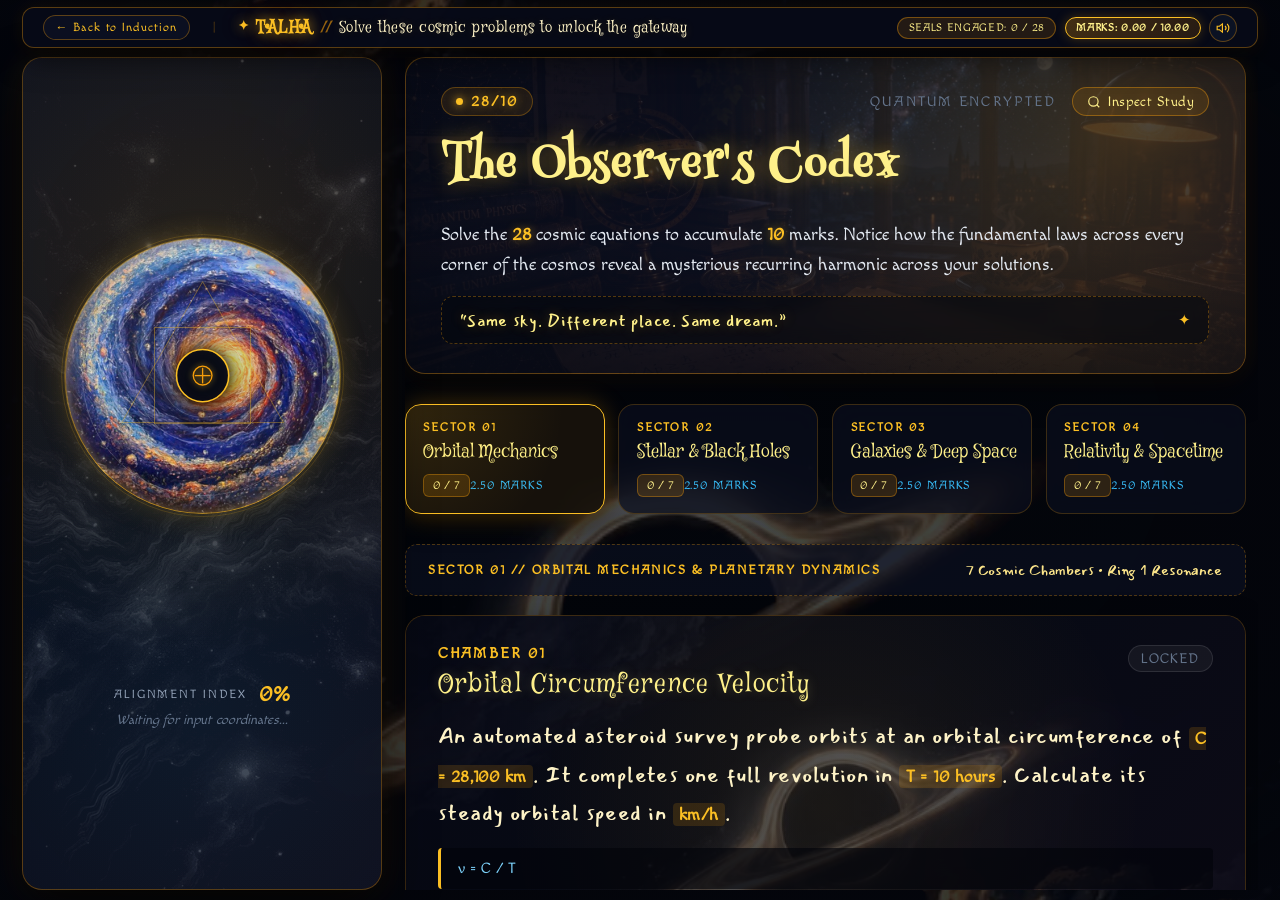
<file: gateway.html>
<!DOCTYPE html>
<html lang="en">
<head>
  <meta charset="UTF-8">
  <meta name="viewport" content="width=device-width, initial-scale=1.0">
  <title>Quantum Gateway // The Observer's Codex</title>
  <link rel="icon" type="image/svg+xml" href="assets/favicon.svg">

  <!-- Google Fonts: Eater, Mansalva, Henny Penny, Mystery Quest, Macondo, Almendra -->
  <link rel="preconnect" href="https://fonts.googleapis.com">
  <link rel="preconnect" href="https://fonts.gstatic.com" crossorigin>
  <link href="https://fonts.googleapis.com/css2?family=Almendra:ital,wght@0,400;0,700;1,400&family=Cinzel:wght@400;600;700&family=Cinzel+Decorative:wght@700&family=Eater&family=Henny+Penny&family=Macondo&family=Mansalva&family=Mystery+Quest&family=Orbitron:wght@500;700&display=swap" rel="stylesheet">

  <link rel="stylesheet" href="style.css">
</head>
<body class="page-gateway-body">

  <!-- ========================================================
       SCREEN GUARD (DESKTOP & LAPTOP ONLY)
       ======================================================== -->
  <div id="screen-guard" class="screen-guard">
    <div class="guard-card">
      <div class="guard-icon">
        <svg viewBox="0 0 24 24" fill="none" stroke="currentColor" stroke-width="1.6">
          <rect x="2" y="3" width="20" height="14" rx="2" ry="2"></rect>
          <line x1="8" y1="21" x2="16" y2="21"></line>
          <line x1="12" y1="17" x2="12" y2="21"></line>
        </svg>
      </div>

      <h1 class="guard-talha-name">TALHA</h1>

      <h2 class="guard-title">This universe was crafted exclusively for you.</h2>

      <p class="guard-desc">
        Every frequency, puzzle, and cosmic secret here was designed specifically for your eyes—and no one else. But a phone screen cannot hold the scale, depth, and mysteries awaiting you inside.
      </p>

      <div class="guard-instruction">
        <span class="guard-instruction-icon">💻</span>
        <div class="guard-instruction-text">
          <span>Please switch to your <strong>Desktop or Laptop</strong> to unlock the gateway.</span>
        </div>
      </div>

      <p class="guard-sub-note">“Some mysteries of the universe can only be solved by those who observe carefully.”</p>
    </div>
  </div>

  <!-- Background Canvas for Atmospheric Starfield & Nebulae -->
  <canvas id="cosmic-canvas"></canvas>

  <!-- Ambient Event Horizon Artwork Behind Gateway -->
  <div class="event-horizon-backdrop gateway-main-backdrop" style="background-image: url('assets/event-horizon.png');"></div>
  <div class="event-horizon-overlay gateway-main-overlay"></div>

  <!-- ========================================================
       TOP SYSTEM HEADER WITH BACK NAVIGATION (STICKY)
       ======================================================== -->
  <header class="gateway-header">
    <div class="header-left">
      <a href="talha.html" class="btn-back-nav">
        <span>← Back to Induction</span>
      </a>
      <span class="system-divider">|</span>
      <div class="header-directive">
        <span class="directive-tag"><span class="target-glyph">✦</span> TALHA</span>
        <span class="directive-sep">//</span>
        <span class="directive-text">Solve these cosmic problems to unlock the gateway</span>
      </div>
    </div>
    <div class="header-right">
      <span class="badge-seals" id="badge-seals">SEALS ENGAGED: 0 / 28</span>
      <span class="badge-marks" id="badge-marks">MARKS: 0.00 / 10.00</span>
      <!-- Ambient Cosmic Tune Toggle Inside Header -->
      <button id="audio-toggle" class="audio-toggle header-audio" aria-label="Toggle Cosmic Tune" title="Toggle Cosmic Tune">
        <svg id="sound-icon-on" class="sound-icon" viewBox="0 0 24 24" fill="none" stroke="currentColor" stroke-width="2">
          <polygon points="11 5 6 9 2 9 2 15 6 15 11 19 11 5"></polygon>
          <path d="M19.07 4.93a10 10 0 0 1 0 14.14M15.54 8.46a5 5 0 0 1 0 7.07"></path>
        </svg>
        <svg id="sound-icon-off" class="sound-icon hidden" viewBox="0 0 24 24" fill="none" stroke="currentColor" stroke-width="2">
          <polygon points="11 5 6 9 2 9 2 15 6 15 11 19 11 5"></polygon>
          <line x1="23" y1="9" x2="17" y2="15"></line>
          <line x1="17" y1="9" x2="23" y2="15"></line>
        </svg>
      </button>
    </div>
  </header>

  <!-- Ambient Cosmic Tune Track -->
  <audio id="cosmic-tune-audio" preload="auto" loop>
    <source src="assets/cosmic-tune.mp3" type="audio/mpeg">
    <source src="assets/the_mountain-cosmic-587576.mp3" type="audio/mpeg">
  </audio>

  <!-- ========================================================
       MAIN SPLIT-SCREEN LAYOUT
       ======================================================== -->
  <main class="gateway-main">
    <div class="split-layout">
      
      <!-- ================= LEFT PANE: THE STICKY VISUAL STARGATE LOCK ================= -->
      <aside class="left-pane" id="sticky-left-pane">
        <div class="lock-visual-wrapper">
          
          <div class="stargate-stage">
            <!-- Swirling Painted Galaxy Vortex in Core -->
            <div class="vortex-frame">
              <img src="assets/cosmic-vortex.jpg" alt="Cosmic Vortex" id="vortex-art" class="vortex-art">
              <div class="vortex-mask-vignette"></div>
              <div class="stargate-glass-sheen"></div>
            </div>

            <!-- Concentric Stargate / Orbital Dial SVG overlaid on top -->
            <svg id="stargate-svg" class="stargate-svg" viewBox="0 0 600 600">
              <defs>
                <radialGradient id="core-glow" cx="50%" cy="50%" r="50%">
                  <stop offset="0%" stop-color="#fbbf24" stop-opacity="0.95" />
                  <stop offset="40%" stop-color="#d97706" stop-opacity="0.6" />
                  <stop offset="100%" stop-color="#1e1b4b" stop-opacity="0" />
                </radialGradient>
              </defs>

              <!-- Outer Celestial Coordinate Ring (Clean Solid Rings - No Dotted Lines) -->
              <circle cx="300" cy="300" r="270" class="ring-track-outer" />
              <circle cx="300" cy="300" r="264" class="ring-track" />

              <!-- Ring 1: Cosmic Expansion (Hubble) -->
              <g id="ring-1" class="stargate-ring ring-dormant" data-ring="1">
                <circle cx="300" cy="300" r="230" class="ring-path" />
                <circle cx="300" cy="300" r="230" class="ring-progress" stroke-dasharray="1445" stroke-dashoffset="1445" />
              </g>

              <!-- Ring 2: Orbital Centripetal Dynamics -->
              <g id="ring-2" class="stargate-ring ring-dormant" data-ring="2">
                <circle cx="300" cy="300" r="180" class="ring-path" />
                <circle cx="300" cy="300" r="180" class="ring-progress" stroke-dasharray="1131" stroke-dashoffset="1131" />
                <polygon points="300,120 455,390 145,390" class="ring-geometry" />
              </g>

              <!-- Ring 3: Quantum Flux Lattice -->
              <g id="ring-3" class="stargate-ring ring-dormant" data-ring="3">
                <circle cx="300" cy="300" r="130" class="ring-path" />
                <circle cx="300" cy="300" r="130" class="ring-progress" stroke-dasharray="816" stroke-dashoffset="816" />
                <rect x="208" y="208" width="184" height="184" class="ring-geometry square-geom" />
              </g>

              <!-- Ring 4 / Core: Resonance Dial -->
              <g id="ring-4" class="stargate-ring ring-dormant" data-ring="4">
                <circle cx="300" cy="300" r="80" class="ring-path" />
                <circle cx="300" cy="300" r="80" class="ring-progress" stroke-dasharray="502" stroke-dashoffset="502" />
              </g>

              <!-- Central Core Vault Gate -->
              <circle id="core-light" cx="300" cy="300" r="50" class="core-locked" />
              <g id="core-icon" class="core-icon">
                <circle cx="300" cy="300" r="18" fill="none" stroke="#f59e0b" stroke-width="2.5" />
                <line x1="300" y1="285" x2="300" y2="315" stroke="#f59e0b" stroke-width="2.5" />
                <line x1="285" y1="300" x2="315" y2="300" stroke="#f59e0b" stroke-width="2.5" />
              </g>
            </svg>
          </div>

          <!-- Dynamic Readout Below Lock -->
          <div class="lock-readout">
            <div class="readout-dial">
              <span class="readout-label">ALIGNMENT INDEX</span>
              <span id="readout-percent" class="readout-value">0%</span>
            </div>
            <div class="readout-status">
              <p id="readout-text" class="readout-hint">Waiting for input coordinates...</p>
            </div>
          </div>
        </div>
      </aside>

      <!-- ================= RIGHT PANE: THE OBSERVER'S NOTEBOOK ================= -->
      <section class="right-pane">
        <div class="notebook-wrapper">
          
          <!-- SECTION HEADLINE CARD (The Observer's Study Header) -->
          <div class="notebook-header-card">
            <div class="notebook-header-top">
              <div class="notebook-badge">
                <span class="pulse-dot"></span>
                <span>28/10</span>
              </div>
              <div class="header-actions">
                <span class="codex-tag">QUANTUM ENCRYPTED</span>
                <button id="btn-inspect-desk" class="btn-inspect-desk" title="Inspect Observer's Study & Field Notes">
                  <svg viewBox="0 0 24 24" fill="none" stroke="currentColor" stroke-width="2" width="14" height="14">
                    <circle cx="11" cy="11" r="8"></circle>
                    <line x1="21" y1="21" x2="16.65" y2="16.65"></line>
                  </svg>
                  <span>Inspect Study</span>
                </button>
              </div>
            </div>
            <h2 class="notebook-title">The Observer's Codex</h2>
            <p class="notebook-subtitle">
              Solve the <strong>28</strong> cosmic equations to accumulate <strong>10</strong> marks.
              Notice how the fundamental laws across every corner of the cosmos reveal a mysterious recurring harmonic across your solutions.
            </p>
            <div class="codex-inscription-bar">
              <span class="inscription-quote">“Same sky. Different place. Same dream.”</span>
              <span class="inscription-glyph">✦</span>
            </div>
          </div>

          <!-- SECTOR NAVIGATION TABS -->
          <div class="sector-nav-container">
            <div class="sector-tabs" role="tablist">
              <button class="sector-tab active" data-sector="1" role="tab" id="tab-sector-1">
                <span class="sector-tab-num">SECTOR 01</span>
                <span class="sector-tab-title">Orbital Mechanics</span>
                <div class="sector-tab-footer">
                  <span class="sector-tab-badge" id="sector-badge-1">0 / 7</span>
                  <span class="sector-tab-mark">2.50 MARKS</span>
                </div>
              </button>
              <button class="sector-tab" data-sector="2" role="tab" id="tab-sector-2">
                <span class="sector-tab-num">SECTOR 02</span>
                <span class="sector-tab-title">Stellar & Black Holes</span>
                <div class="sector-tab-footer">
                  <span class="sector-tab-badge" id="sector-badge-2">0 / 7</span>
                  <span class="sector-tab-mark">2.50 MARKS</span>
                </div>
              </button>
              <button class="sector-tab" data-sector="3" role="tab" id="tab-sector-3">
                <span class="sector-tab-num">SECTOR 03</span>
                <span class="sector-tab-title">Galaxies & Deep Space</span>
                <div class="sector-tab-footer">
                  <span class="sector-tab-badge" id="sector-badge-3">0 / 7</span>
                  <span class="sector-tab-mark">2.50 MARKS</span>
                </div>
              </button>
              <button class="sector-tab" data-sector="4" role="tab" id="tab-sector-4">
                <span class="sector-tab-num">SECTOR 04</span>
                <span class="sector-tab-title">Relativity & Spacetime</span>
                <div class="sector-tab-footer">
                  <span class="sector-tab-badge" id="sector-badge-4">0 / 7</span>
                  <span class="sector-tab-mark">2.50 MARKS</span>
                </div>
              </button>
            </div>
          </div>

          <!-- ================= SECTOR 1: ORBITAL MECHANICS (CARDS 1 - 7) ================= -->
          <div class="sector-panel active" id="sector-panel-1">
            <div class="sector-intro-bar">
              <span class="sector-intro-tag">SECTOR 01 // ORBITAL MECHANICS & PLANETARY DYNAMICS</span>
              <span class="sector-intro-desc">7 Cosmic Chambers • Ring 1 Resonance</span>
            </div>
            <div class="puzzle-stack">

              <!-- PUZZLE 1 -->
              <div class="puzzle-card" id="card-1">
                <div class="card-top">
                  <div class="card-header-info">
                    <span class="card-id">CHAMBER 01</span>
                    <h3 class="card-headline">Orbital Circumference Velocity</h3>
                  </div>
                  <span class="card-status-badge" id="badge-1">LOCKED</span>
                </div>
                <div class="card-body">
                  <p class="puzzle-question">
                    An automated asteroid survey probe orbits at an orbital circumference of 
                    <span class="hl">C = 28,100 km</span>. It completes one full revolution in 
                    <span class="hl">T = 10 hours</span>. Calculate its steady orbital speed in <span class="hl">km/h</span>.
                  </p>
                  <div class="formula-box">
                    <code>v = C / T</code>
                  </div>
                </div>
                <div class="card-input-row">
                  <div class="input-wrap">
                    <input type="text" id="input-1" placeholder="Enter velocity in km/h..." autocomplete="off">
                    <span class="unit-tag">km/h</span>
                  </div>
                  <button class="btn-verify" data-puzzle="1">Verify</button>
                </div>
                <div class="card-feedback" id="feedback-1"></div>
              </div>

              <!-- PUZZLE 2 -->
              <div class="puzzle-card" id="card-2">
                <div class="card-top">
                  <div class="card-header-info">
                    <span class="card-id">CHAMBER 02</span>
                    <h3 class="card-headline">Orbital Centripetal Dynamics</h3>
                  </div>
                  <span class="card-status-badge" id="badge-2">LOCKED</span>
                </div>
                <div class="card-body">
                  <p class="puzzle-question">
                    Anchored without drifting, a satellite of mass <span class="hl">m = 56.2 kg</span> traverses a circular orbit 
                    with radius <span class="hl">r = 200 m</span> at an orbital speed of <span class="hl">v = 10 m/s</span>. 
                    Calculate the inward centripetal force <span class="hl">F꜀</span> in Newtons (to two decimal places).
                  </p>
                  <div class="formula-box">
                    <code>F꜀ = (m · v²) / r</code>
                  </div>
                </div>
                <div class="card-input-row">
                  <div class="input-wrap">
                    <input type="text" id="input-2" placeholder="Enter force (e.g. 00.00)..." autocomplete="off">
                    <span class="unit-tag">N</span>
                  </div>
                  <button class="btn-verify" data-puzzle="2">Verify</button>
                </div>
                <div class="card-feedback" id="feedback-2"></div>
              </div>

              <!-- PUZZLE 3 -->
              <div class="puzzle-card" id="card-3">
                <div class="card-top">
                  <div class="card-header-info">
                    <span class="card-id">CHAMBER 03</span>
                    <h3 class="card-headline">Planetary Surface Gravity</h3>
                  </div>
                  <span class="card-status-badge" id="badge-3">LOCKED</span>
                </div>
                <div class="card-body">
                  <p class="puzzle-question">
                    An exoplanet core has a gravitational parameter of <span class="hl">GM = 2.810 × 10¹³ m³/s²</span> and an equatorial radius of 
                    <span class="hl">R = 1.0 × 10⁶ m</span>. Compute its surface gravitational acceleration <span class="hl">g</span> in <span class="hl">m/s²</span>.
                  </p>
                  <div class="formula-box">
                    <code>g = (GM) / R²</code>
                  </div>
                </div>
                <div class="card-input-row">
                  <div class="input-wrap">
                    <input type="text" id="input-3" placeholder="Enter acceleration in m/s²..." autocomplete="off">
                    <span class="unit-tag">m/s²</span>
                  </div>
                  <button class="btn-verify" data-puzzle="3">Verify</button>
                </div>
                <div class="card-feedback" id="feedback-3"></div>
              </div>

              <!-- PUZZLE 4 -->
              <div class="puzzle-card" id="card-4">
                <div class="card-top">
                  <div class="card-header-info">
                    <span class="card-id">CHAMBER 04</span>
                    <h3 class="card-headline">Orbital Revolution Period</h3>
                  </div>
                  <span class="card-status-badge" id="badge-4">LOCKED</span>
                </div>
                <div class="card-body">
                  <p class="puzzle-question">
                    A reconnaissance probe cruises around a dwarf planet along an orbit of length <span class="hl">C = 56,200 km</span> 
                    at a steady orbital velocity of <span class="hl">v = 20 km/s</span>. Determine the period <span class="hl">T</span> in seconds.
                  </p>
                  <div class="formula-box">
                    <code>T = C / v</code>
                  </div>
                </div>
                <div class="card-input-row">
                  <div class="input-wrap">
                    <input type="text" id="input-4" placeholder="Enter orbital period in seconds..." autocomplete="off">
                    <span class="unit-tag">s</span>
                  </div>
                  <button class="btn-verify" data-puzzle="4">Verify</button>
                </div>
                <div class="card-feedback" id="feedback-4"></div>
              </div>

              <!-- PUZZLE 5 -->
              <div class="puzzle-card" id="card-5">
                <div class="card-top">
                  <div class="card-header-info">
                    <span class="card-id">CHAMBER 05</span>
                    <h3 class="card-headline">Hohmann Transfer Velocity Boost</h3>
                  </div>
                  <span class="card-status-badge" id="badge-5">LOCKED</span>
                </div>
                <div class="card-body">
                  <p class="puzzle-question">
                    To initiate transfer to an outer orbital band, a spacecraft accelerates from an initial parking speed of 
                    <span class="hl">v₁ = 7.690 km/s</span> to an injection speed of <span class="hl">v₂ = 10.500 km/s</span>. 
                    Determine the required velocity boost <span class="hl">Δv</span> in <span class="hl">km/s</span>.
                  </p>
                  <div class="formula-box">
                    <code>Δv = v₂ - v₁</code>
                  </div>
                </div>
                <div class="card-input-row">
                  <div class="input-wrap">
                    <input type="text" id="input-5" placeholder="Enter velocity boost in km/s..." autocomplete="off">
                    <span class="unit-tag">km/s</span>
                  </div>
                  <button class="btn-verify" data-puzzle="5">Verify</button>
                </div>
                <div class="card-feedback" id="feedback-5"></div>
              </div>

              <!-- PUZZLE 6 -->
              <div class="puzzle-card" id="card-6">
                <div class="card-top">
                  <div class="card-header-info">
                    <span class="card-id">CHAMBER 06</span>
                    <h3 class="card-headline">Orbital Eccentricity Ratio</h3>
                  </div>
                  <span class="card-status-badge" id="badge-6">LOCKED</span>
                </div>
                <div class="card-body">
                  <p class="puzzle-question">
                    An elliptical planetary orbit has an apastron distance of <span class="hl">rₐ = 1.7804 AU</span> 
                    and a periastron distance of <span class="hl">rₚ = 1.0000 AU</span>. Calculate its orbital eccentricity 
                    <span class="hl">e</span> (rounded to 4 decimal places).
                  </p>
                  <div class="formula-box">
                    <code>e = (rₐ - rₚ) / (rₐ + rₚ)</code>
                  </div>
                </div>
                <div class="card-input-row">
                  <div class="input-wrap">
                    <input type="text" id="input-6" placeholder="Enter eccentricity (e.g. 0.0000)..." autocomplete="off">
                    <span class="unit-tag">ratio</span>
                  </div>
                  <button class="btn-verify" data-puzzle="6">Verify</button>
                </div>
                <div class="card-feedback" id="feedback-6"></div>
              </div>

              <!-- PUZZLE 7 -->
              <div class="puzzle-card" id="card-7">
                <div class="card-top">
                  <div class="card-header-info">
                    <span class="card-id">CHAMBER 07</span>
                    <h3 class="card-headline">Solar Sail Radiation Thrust</h3>
                  </div>
                  <span class="card-status-badge" id="badge-7">LOCKED</span>
                </div>
                <div class="card-body">
                  <p class="puzzle-question">
                    A photon solar sail reflects an incident beam with total reflected power <span class="hl">P = 4.215 × 10¹¹ W</span>. 
                    Given the speed of light <span class="hl">c = 3.0 × 10⁸ m/s</span>, calculate the continuous radiation thrust force <span class="hl">F</span> in Newtons.
                  </p>
                  <div class="formula-box">
                    <code>F = (2 · P) / c</code>
                  </div>
                </div>
                <div class="card-input-row">
                  <div class="input-wrap">
                    <input type="text" id="input-7" placeholder="Enter thrust in Newtons..." autocomplete="off">
                    <span class="unit-tag">N</span>
                  </div>
                  <button class="btn-verify" data-puzzle="7">Verify</button>
                </div>
                <div class="card-feedback" id="feedback-7"></div>
              </div>

            </div>

            <div class="sector-navigation-controls">
              <div></div>
              <button class="btn-nav-sector" data-next-sector="2">
                <span>Proceed to Sector 02</span>
                <span class="btn-arrow">➔</span>
              </button>
            </div>
          </div>

          <!-- ================= SECTOR 2: STELLAR ASTROPHYSICS & BLACK HOLES (CARDS 8 - 14) ================= -->
          <div class="sector-panel" id="sector-panel-2">
            <div class="sector-intro-bar">
              <span class="sector-intro-tag">SECTOR 02 // STELLAR ASTROPHYSICS & BLACK HOLES</span>
              <span class="sector-intro-desc">7 Cosmic Chambers • Ring 2 Resonance</span>
            </div>
            <div class="puzzle-stack">

              <!-- PUZZLE 8 -->
              <div class="puzzle-card" id="card-8">
                <div class="card-top">
                  <div class="card-header-info">
                    <span class="card-id">CHAMBER 08</span>
                    <h3 class="card-headline">Schwarzschild Event Horizon</h3>
                  </div>
                  <span class="card-status-badge" id="badge-8">LOCKED</span>
                </div>
                <div class="card-body">
                  <p class="puzzle-question">
                    A supermassive black hole candidate has a mass of <span class="hl">M = 946.13 M_⊙</span>. 
                    Using the Schwarzschild proportionality constant <span class="hl">k = 2.97 km/M_⊙</span>, determine its event horizon radius <span class="hl">Rₛ</span> in <span class="hl">km</span>.
                  </p>
                  <div class="formula-box">
                    <code>Rₛ = k · M</code>
                  </div>
                </div>
                <div class="card-input-row">
                  <div class="input-wrap">
                    <input type="text" id="input-8" placeholder="Enter radius in km..." autocomplete="off">
                    <span class="unit-tag">km</span>
                  </div>
                  <button class="btn-verify" data-puzzle="8">Verify</button>
                </div>
                <div class="card-feedback" id="feedback-8"></div>
              </div>

              <!-- PUZZLE 9 -->
              <div class="puzzle-card" id="card-9">
                <div class="card-top">
                  <div class="card-header-info">
                    <span class="card-id">CHAMBER 09</span>
                    <h3 class="card-headline">Stefan-Boltzmann Luminosity Factor</h3>
                  </div>
                  <span class="card-status-badge" id="badge-9">LOCKED</span>
                </div>
                <div class="card-body">
                  <p class="puzzle-question">
                    A pulsating giant star has expanded to a radius of <span class="hl">R = 5.301 R_⊙</span> 
                    while maintaining its baseline solar surface temperature (<span class="hl">T = 1.0 T_⊙</span>). 
                    By what factor has its luminosity increased compared to the Sun? (Round to 2 decimal places).
                  </p>
                  <div class="formula-box">
                    <code>L / L_⊙ = (R / R_⊙)² · (T / T_⊙)⁴</code>
                  </div>
                </div>
                <div class="card-input-row">
                  <div class="input-wrap">
                    <input type="text" id="input-9" placeholder="Enter luminosity ratio..." autocomplete="off">
                    <span class="unit-tag">ratio</span>
                  </div>
                  <button class="btn-verify" data-puzzle="9">Verify</button>
                </div>
                <div class="card-feedback" id="feedback-9"></div>
              </div>

              <!-- PUZZLE 10 -->
              <div class="puzzle-card" id="card-10">
                <div class="card-top">
                  <div class="card-header-info">
                    <span class="card-id">CHAMBER 10</span>
                    <h3 class="card-headline">Wien's Peak Stellar Wavelength</h3>
                  </div>
                  <span class="card-status-badge" id="badge-10">LOCKED</span>
                </div>
                <div class="card-body">
                  <p class="puzzle-question">
                    A luminous white star shines with a surface temperature of <span class="hl">T = 10,313 K</span>. 
                    Given Wien's displacement constant <span class="hl">b = 2.898 × 10⁶ nm·K</span>, compute its peak radiation wavelength <span class="hl">λ_max</span> in nanometers.
                  </p>
                  <div class="formula-box">
                    <code>λ_max = b / T</code>
                  </div>
                </div>
                <div class="card-input-row">
                  <div class="input-wrap">
                    <input type="text" id="input-10" placeholder="Enter wavelength in nm..." autocomplete="off">
                    <span class="unit-tag">nm</span>
                  </div>
                  <button class="btn-verify" data-puzzle="10">Verify</button>
                </div>
                <div class="card-feedback" id="feedback-10"></div>
              </div>

              <!-- PUZZLE 11 -->
              <div class="puzzle-card" id="card-11">
                <div class="card-top">
                  <div class="card-header-info">
                    <span class="card-id">CHAMBER 11</span>
                    <h3 class="card-headline">Stellar Nuclear Fusion Energy</h3>
                  </div>
                  <span class="card-status-badge" id="badge-11">LOCKED</span>
                </div>
                <div class="card-body">
                  <p class="puzzle-question">
                    In a stellar core reaction, an infinitesimal mass of <span class="hl">m = 3.122 × 10⁻¹⁶ kg</span> 
                    is converted into radiant energy. Taking <span class="hl">c = 3.0 × 10⁸ m/s</span> (<span class="hl">c² = 9.0 × 10¹⁶ m²/s²</span>), 
                    find the released energy <span class="hl">E</span> in Joules.
                  </p>
                  <div class="formula-box">
                    <code>E = m · c²</code>
                  </div>
                </div>
                <div class="card-input-row">
                  <div class="input-wrap">
                    <input type="text" id="input-11" placeholder="Enter energy in Joules..." autocomplete="off">
                    <span class="unit-tag">J</span>
                  </div>
                  <button class="btn-verify" data-puzzle="11">Verify</button>
                </div>
                <div class="card-feedback" id="feedback-11"></div>
              </div>

              <!-- PUZZLE 12 -->
              <div class="puzzle-card" id="card-12">
                <div class="card-top">
                  <div class="card-header-info">
                    <span class="card-id">CHAMBER 12</span>
                    <h3 class="card-headline">Neutron Star Gravitational Redshift</h3>
                  </div>
                  <span class="card-status-badge" id="badge-12">LOCKED</span>
                </div>
                <div class="card-body">
                  <p class="puzzle-question">
                    An emission line of wavelength <span class="hl">λ₀ = 10.0 nm</span> escapes from the deep gravitational well 
                    of a neutron star with redshift parameter <span class="hl">z = 0.2810</span>. Calculate the wavelength shift <span class="hl">Δλ</span> in <span class="hl">nm</span>.
                  </p>
                  <div class="formula-box">
                    <code>Δλ = z · λ₀</code>
                  </div>
                </div>
                <div class="card-input-row">
                  <div class="input-wrap">
                    <input type="text" id="input-12" placeholder="Enter wavelength shift in nm..." autocomplete="off">
                    <span class="unit-tag">nm</span>
                  </div>
                  <button class="btn-verify" data-puzzle="12">Verify</button>
                </div>
                <div class="card-feedback" id="feedback-12"></div>
              </div>

              <!-- PUZZLE 13 -->
              <div class="puzzle-card" id="card-13">
                <div class="card-top">
                  <div class="card-header-info">
                    <span class="card-id">CHAMBER 13</span>
                    <h3 class="card-headline">Stellar Radiant Flux Intensity</h3>
                  </div>
                  <span class="card-status-badge" id="badge-13">LOCKED</span>
                </div>
                <div class="card-body">
                  <p class="puzzle-question">
                    A young open star cluster emits a total radiation power of <span class="hl">L = 3.5312 × 10¹⁴ W</span> 
                    across an enclosing sphere with total surface area <span class="hl">A = 1.2566 × 10¹¹ m²</span>. Calculate the radiant energy flux <span class="hl">F</span> in <span class="hl">W/m²</span>.
                  </p>
                  <div class="formula-box">
                    <code>F = L / A</code>
                  </div>
                </div>
                <div class="card-input-row">
                  <div class="input-wrap">
                    <input type="text" id="input-13" placeholder="Enter flux in W/m²..." autocomplete="off">
                    <span class="unit-tag">W/m²</span>
                  </div>
                  <button class="btn-verify" data-puzzle="13">Verify</button>
                </div>
                <div class="card-feedback" id="feedback-13"></div>
              </div>

              <!-- PUZZLE 14 -->
              <div class="puzzle-card" id="card-14">
                <div class="card-top">
                  <div class="card-header-info">
                    <span class="card-id">CHAMBER 14</span>
                    <h3 class="card-headline">Pulsar Spin Harmonic Period</h3>
                  </div>
                  <span class="card-status-badge" id="badge-14">LOCKED</span>
                </div>
                <div class="card-body">
                  <p class="puzzle-question">
                    A magnetized pulsar sweeps its celestial beam at an angular speed of <span class="hl">ω = 2.236 rad/s</span>. 
                    Determine the exact period of one revolution <span class="hl">T</span> in seconds (taking <span class="hl">π ≈ 3.1416</span>).
                  </p>
                  <div class="formula-box">
                    <code>T = (2π) / ω</code>
                  </div>
                </div>
                <div class="card-input-row">
                  <div class="input-wrap">
                    <input type="text" id="input-14" placeholder="Enter period in seconds..." autocomplete="off">
                    <span class="unit-tag">s</span>
                  </div>
                  <button class="btn-verify" data-puzzle="14">Verify</button>
                </div>
                <div class="card-feedback" id="feedback-14"></div>
              </div>

            </div>

            <div class="sector-navigation-controls">
              <button class="btn-nav-sector btn-nav-prev" data-prev-sector="1">
                <span class="btn-arrow">←</span>
                <span>Back to Sector 01</span>
              </button>
              <button class="btn-nav-sector" data-next-sector="3">
                <span>Proceed to Sector 03</span>
                <span class="btn-arrow">➔</span>
              </button>
            </div>
          </div>

          <!-- ================= SECTOR 3: GALAXIES & COSMOLOGY (CARDS 15 - 21) ================= -->
          <div class="sector-panel" id="sector-panel-3">
            <div class="sector-intro-bar">
              <span class="sector-intro-tag">SECTOR 03 // DEEP SPACE & COSMIC EXPANSION</span>
              <span class="sector-intro-desc">7 Cosmic Chambers • Ring 3 Resonance</span>
            </div>
            <div class="puzzle-stack">

              <!-- PUZZLE 15 -->
              <div class="puzzle-card" id="card-15">
                <div class="card-top">
                  <div class="card-header-info">
                    <span class="card-id">CHAMBER 15</span>
                    <h3 class="card-headline">Galactic Expansion Velocity</h3>
                  </div>
                  <span class="card-status-badge" id="badge-15">LOCKED</span>
                </div>
                <div class="card-body">
                  <p class="puzzle-question">
                    The fabric of space stretches relentlessly. A distant cluster lies at an astronomical distance of 
                    <span class="hl">d = 40.0 Mpc</span>. Given the local Hubble parameter is 
                    <span class="hl">H₀ = 70.25 km/s/Mpc</span>, what is the recessional velocity of this cluster in <span class="hl">km/s</span>?
                  </p>
                  <div class="formula-box">
                    <code>v = H₀ · d</code>
                  </div>
                </div>
                <div class="card-input-row">
                  <div class="input-wrap">
                    <input type="text" id="input-15" placeholder="Enter velocity in km/s..." autocomplete="off">
                    <span class="unit-tag">km/s</span>
                  </div>
                  <button class="btn-verify" data-puzzle="15">Verify</button>
                </div>
                <div class="card-feedback" id="feedback-15"></div>
              </div>

              <!-- PUZZLE 16 -->
              <div class="puzzle-card" id="card-16">
                <div class="card-top">
                  <div class="card-header-info">
                    <span class="card-id">CHAMBER 16</span>
                    <h3 class="card-headline">Quasar Cosmological Redshift</h3>
                  </div>
                  <span class="card-status-badge" id="badge-16">LOCKED</span>
                </div>
                <div class="card-body">
                  <p class="puzzle-question">
                    A Lyman-alpha spectral line from an ancient quasar, originally emitted at <span class="hl">λ₀ = 121.6 nm</span>, 
                    is observed redshifted to <span class="hl">λ = 463.3 nm</span>. Determine the cosmological redshift parameter <span class="hl">z</span> (to 3 decimal places).
                  </p>
                  <div class="formula-box">
                    <code>z = (λ - λ₀) / λ₀</code>
                  </div>
                </div>
                <div class="card-input-row">
                  <div class="input-wrap">
                    <input type="text" id="input-16" placeholder="Enter redshift parameter z..." autocomplete="off">
                    <span class="unit-tag">z</span>
                  </div>
                  <button class="btn-verify" data-puzzle="16">Verify</button>
                </div>
                <div class="card-feedback" id="feedback-16"></div>
              </div>

              <!-- PUZZLE 17 -->
              <div class="puzzle-card" id="card-17">
                <div class="card-top">
                  <div class="card-header-info">
                    <span class="card-id">CHAMBER 17</span>
                    <h3 class="card-headline">Standard Candle Distance</h3>
                  </div>
                  <span class="card-status-badge" id="badge-17">LOCKED</span>
                </div>
                <div class="card-body">
                  <p class="puzzle-question">
                    A Type Ia supernova in a remote galaxy has an observed recessional speed of <span class="hl">v = 1967.0 km/s</span>. 
                    With Hubble constant <span class="hl">H₀ = 70.0 km/s/Mpc</span>, compute the distance to the host galaxy <span class="hl">d</span> in <span class="hl">Mpc</span>.
                  </p>
                  <div class="formula-box">
                    <code>d = v / H₀</code>
                  </div>
                </div>
                <div class="card-input-row">
                  <div class="input-wrap">
                    <input type="text" id="input-17" placeholder="Enter distance in Mpc..." autocomplete="off">
                    <span class="unit-tag">Mpc</span>
                  </div>
                  <button class="btn-verify" data-puzzle="17">Verify</button>
                </div>
                <div class="card-feedback" id="feedback-17"></div>
              </div>

              <!-- PUZZLE 18 -->
              <div class="puzzle-card" id="card-18">
                <div class="card-top">
                  <div class="card-header-info">
                    <span class="card-id">CHAMBER 18</span>
                    <h3 class="card-headline">Galaxy Cluster Virial Velocity</h3>
                  </div>
                  <span class="card-status-badge" id="badge-18">LOCKED</span>
                </div>
                <div class="card-body">
                  <p class="puzzle-question">
                    The gravitational potential energy over mass within a galaxy cluster core is evaluated at 
                    <span class="hl">Φ = 7.8961 × 10⁶ m²/s²</span>. Calculate the characteristic velocity dispersion <span class="hl">v = √Φ</span> in <span class="hl">m/s</span>.
                  </p>
                  <div class="formula-box">
                    <code>v = √Φ</code>
                  </div>
                </div>
                <div class="card-input-row">
                  <div class="input-wrap">
                    <input type="text" id="input-18" placeholder="Enter velocity in m/s..." autocomplete="off">
                    <span class="unit-tag">m/s</span>
                  </div>
                  <button class="btn-verify" data-puzzle="18">Verify</button>
                </div>
                <div class="card-feedback" id="feedback-18"></div>
              </div>

              <!-- PUZZLE 19 -->
              <div class="puzzle-card" id="card-19">
                <div class="card-top">
                  <div class="card-header-info">
                    <span class="card-id">CHAMBER 19</span>
                    <h3 class="card-headline">Extragalactic Angular Diameter</h3>
                  </div>
                  <span class="card-status-badge" id="badge-19">LOCKED</span>
                </div>
                <div class="card-body">
                  <p class="puzzle-question">
                    An elliptical galaxy spans an angular width of <span class="hl">θ = 0.0281 radians</span> 
                    at an estimated cosmic distance of <span class="hl">d = 1000 kpc</span>. Calculate its actual physical diameter <span class="hl">D</span> in <span class="hl">kpc</span>.
                  </p>
                  <div class="formula-box">
                    <code>D = d · θ</code>
                  </div>
                </div>
                <div class="card-input-row">
                  <div class="input-wrap">
                    <input type="text" id="input-19" placeholder="Enter diameter in kpc..." autocomplete="off">
                    <span class="unit-tag">kpc</span>
                  </div>
                  <button class="btn-verify" data-puzzle="19">Verify</button>
                </div>
                <div class="card-feedback" id="feedback-19"></div>
              </div>

              <!-- PUZZLE 20 -->
              <div class="puzzle-card" id="card-20">
                <div class="card-top">
                  <div class="card-header-info">
                    <span class="card-id">CHAMBER 20</span>
                    <h3 class="card-headline">Cosmic Volume Expansion Factor</h3>
                  </div>
                  <span class="card-status-badge" id="badge-20">LOCKED</span>
                </div>
                <div class="card-body">
                  <p class="puzzle-question">
                    Due to the uniform expansion of the metric, the cosmic scale factor has grown by a linear factor of 
                    <span class="hl">(1 + z) = 1.4111</span>. By what volume factor has a unit cube of space expanded?
                  </p>
                  <div class="formula-box">
                    <code>V / V₀ = (1 + z)³</code>
                  </div>
                </div>
                <div class="card-input-row">
                  <div class="input-wrap">
                    <input type="text" id="input-20" placeholder="Enter volume ratio..." autocomplete="off">
                    <span class="unit-tag">ratio</span>
                  </div>
                  <button class="btn-verify" data-puzzle="20">Verify</button>
                </div>
                <div class="card-feedback" id="feedback-20"></div>
              </div>

              <!-- PUZZLE 21 -->
              <div class="puzzle-card" id="card-21">
                <div class="card-top">
                  <div class="card-header-info">
                    <span class="card-id">CHAMBER 21</span>
                    <h3 class="card-headline">Relativistic Jet Doppler Boost</h3>
                  </div>
                  <span class="card-status-badge" id="badge-21">LOCKED</span>
                </div>
                <div class="card-body">
                  <p class="puzzle-question">
                    A relativistic plasma jet beamed towards the observer has a bulk Lorentz factor <span class="hl">Γ = 10.0</span> 
                    and an effective beaming correction factor <span class="hl">μ = 0.0035587</span>. Calculate the relativistic Doppler factor <span class="hl">δ</span> in the observer frame.
                  </p>
                  <div class="formula-box">
                    <code>δ = 1 / (Γ · μ)</code>
                  </div>
                </div>
                <div class="card-input-row">
                  <div class="input-wrap">
                    <input type="text" id="input-21" placeholder="Enter Doppler factor..." autocomplete="off">
                    <span class="unit-tag">factor</span>
                  </div>
                  <button class="btn-verify" data-puzzle="21">Verify</button>
                </div>
                <div class="card-feedback" id="feedback-21"></div>
              </div>

            </div>

            <div class="sector-navigation-controls">
              <button class="btn-nav-sector btn-nav-prev" data-prev-sector="2">
                <span class="btn-arrow">←</span>
                <span>Back to Sector 02</span>
              </button>
              <button class="btn-nav-sector" data-next-sector="4">
                <span>Proceed to Sector 04</span>
                <span class="btn-arrow">➔</span>
              </button>
            </div>
          </div>

          <!-- ================= SECTOR 4: RELATIVITY & SPACETIME (CARDS 22 - 28) ================= -->
          <div class="sector-panel" id="sector-panel-4">
            <div class="sector-intro-bar">
              <span class="sector-intro-tag">SECTOR 04 // RELATIVISTIC SPACE-TIME & QUANTUM COSMOS</span>
              <span class="sector-intro-desc">7 Cosmic Chambers • Ring 4 Resonance & Master Vault</span>
            </div>
            <div class="puzzle-stack">

              <!-- PUZZLE 22 -->
              <div class="puzzle-card" id="card-22">
                <div class="card-top">
                  <div class="card-header-info">
                    <span class="card-id">CHAMBER 22</span>
                    <h3 class="card-headline">Special Relativity Time Dilation</h3>
                  </div>
                  <span class="card-status-badge" id="badge-22">LOCKED</span>
                </div>
                <div class="card-body">
                  <p class="puzzle-question">
                    An astronaut embarks on an interstellar expedition aboard a craft with Lorentz factor <span class="hl">γ = 2.810</span>. 
                    If the ship chronometer logs exactly <span class="hl">Δt₀ = 10.0 years</span>, how many years <span class="hl">Δt</span> elapse for observers on Earth?
                  </p>
                  <div class="formula-box">
                    <code>Δt = γ · Δt₀</code>
                  </div>
                </div>
                <div class="card-input-row">
                  <div class="input-wrap">
                    <input type="text" id="input-22" placeholder="Enter years on Earth..." autocomplete="off">
                    <span class="unit-tag">years</span>
                  </div>
                  <button class="btn-verify" data-puzzle="22">Verify</button>
                </div>
                <div class="card-feedback" id="feedback-22"></div>
              </div>

              <!-- PUZZLE 23 -->
              <div class="puzzle-card" id="card-23">
                <div class="card-top">
                  <div class="card-header-info">
                    <span class="card-id">CHAMBER 23</span>
                    <h3 class="card-headline">Relativistic Cosmic Momentum</h3>
                  </div>
                  <span class="card-status-badge" id="badge-23">LOCKED</span>
                </div>
                <div class="card-body">
                  <p class="puzzle-question">
                    A micro-meteoroid with relativistic effective mass <span class="hl">γm = 281.0 kg</span> cruises past an orbital radar array 
                    at <span class="hl">v = 10.0 m/s</span>. Compute its relativistic momentum <span class="hl">p</span> in <span class="hl">kg·m/s</span>.
                  </p>
                  <div class="formula-box">
                    <code>p = (γ · m) · v</code>
                  </div>
                </div>
                <div class="card-input-row">
                  <div class="input-wrap">
                    <input type="text" id="input-23" placeholder="Enter momentum in kg·m/s..." autocomplete="off">
                    <span class="unit-tag">kg·m/s</span>
                  </div>
                  <button class="btn-verify" data-puzzle="23">Verify</button>
                </div>
                <div class="card-feedback" id="feedback-23"></div>
              </div>

              <!-- PUZZLE 24 -->
              <div class="puzzle-card" id="card-24">
                <div class="card-top">
                  <div class="card-header-info">
                    <span class="card-id">CHAMBER 24</span>
                    <h3 class="card-headline">Quantum De Broglie Resonance</h3>
                  </div>
                  <span class="card-status-badge" id="badge-24">LOCKED</span>
                </div>
                <div class="card-body">
                  <p class="puzzle-question">
                    In the subatomic dance, a particle carries subatomic momentum <span class="hl">p = 2.358 × 10⁻²⁵ kg·m/s</span>. 
                    Taking Planck's constant <span class="hl">h = 6.626 × 10⁻³⁴ J·s</span>, determine its de Broglie wavelength 
                    <span class="hl">λ</span> in nanometers (nm), rounded to three decimal places.
                  </p>
                  <div class="formula-box">
                    <code>λ = (h / p) · 10⁹ nm</code>
                  </div>
                </div>
                <div class="card-input-row">
                  <div class="input-wrap">
                    <input type="text" id="input-24" placeholder="Enter wavelength in nm..." autocomplete="off">
                    <span class="unit-tag">nm</span>
                  </div>
                  <button class="btn-verify" data-puzzle="24">Verify</button>
                </div>
                <div class="card-feedback" id="feedback-24"></div>
              </div>

              <!-- PUZZLE 25 -->
              <div class="puzzle-card" id="card-25">
                <div class="card-top">
                  <div class="card-header-info">
                    <span class="card-id">CHAMBER 25</span>
                    <h3 class="card-headline">Event Horizon Signal Time Stretch</h3>
                  </div>
                  <span class="card-status-badge" id="badge-25">LOCKED</span>
                </div>
                <div class="card-body">
                  <p class="puzzle-question">
                    A deep-space probe stationed near a gravitational singularity has a time dilation factor of <span class="hl">γ_g = 2.810</span>. 
                    If the probe transmits an automated diagnostic ping every <span class="hl">Δt₀ = 100.0 seconds</span>, what interval <span class="hl">Δt</span> in seconds elapses between receptions on Earth?
                  </p>
                  <div class="formula-box">
                    <code>Δt = γ_g · Δt₀</code>
                  </div>
                </div>
                <div class="card-input-row">
                  <div class="input-wrap">
                    <input type="text" id="input-25" placeholder="Enter interval in seconds..." autocomplete="off">
                    <span class="unit-tag">s</span>
                  </div>
                  <button class="btn-verify" data-puzzle="25">Verify</button>
                </div>
                <div class="card-feedback" id="feedback-25"></div>
              </div>

              <!-- PUZZLE 26 -->
              <div class="puzzle-card" id="card-26">
                <div class="card-top">
                  <div class="card-header-info">
                    <span class="card-id">CHAMBER 26</span>
                    <h3 class="card-headline">Cosmic Gamma-Ray Wavelength</h3>
                  </div>
                  <span class="card-status-badge" id="badge-26">LOCKED</span>
                </div>
                <div class="card-body">
                  <p class="puzzle-question">
                    A cosmic gamma-ray photon carries energy <span class="hl">E = 7.0676 × 10⁻¹⁷ J</span>. 
                    Given <span class="hl">h · c = 1.986 × 10⁻²⁵ J·m</span>, compute its wavelength <span class="hl">λ</span> in nanometers (to 3 decimal places).
                  </p>
                  <div class="formula-box">
                    <code>λ = (hc / E) · 10⁹ nm</code>
                  </div>
                </div>
                <div class="card-input-row">
                  <div class="input-wrap">
                    <input type="text" id="input-26" placeholder="Enter wavelength in nm..." autocomplete="off">
                    <span class="unit-tag">nm</span>
                  </div>
                  <button class="btn-verify" data-puzzle="26">Verify</button>
                </div>
                <div class="card-feedback" id="feedback-26"></div>
              </div>

              <!-- PUZZLE 27 -->
              <div class="puzzle-card" id="card-27">
                <div class="card-top">
                  <div class="card-header-info">
                    <span class="card-id">CHAMBER 27</span>
                    <h3 class="card-headline">Relativistic Kinetic Energy</h3>
                  </div>
                  <span class="card-status-badge" id="badge-27">LOCKED</span>
                </div>
                <div class="card-body">
                  <p class="puzzle-question">
                    A high-energy proton with rest mass energy <span class="hl">E₀ = 10.0 GeV</span> is accelerated until its kinetic energy factor 
                    <span class="hl">(γ - 1) = 2.810</span>. Compute its relativistic kinetic energy <span class="hl">K</span> in <span class="hl">GeV</span>.
                  </p>
                  <div class="formula-box">
                    <code>K = (γ - 1) · E₀</code>
                  </div>
                </div>
                <div class="card-input-row">
                  <div class="input-wrap">
                    <input type="text" id="input-27" placeholder="Enter kinetic energy in GeV..." autocomplete="off">
                    <span class="unit-tag">GeV</span>
                  </div>
                  <button class="btn-verify" data-puzzle="27">Verify</button>
                </div>
                <div class="card-feedback" id="feedback-27"></div>
              </div>

              <!-- PUZZLE 28: THE GRAND CLIMAX & MIRROR FREQUENCY -->
              <div class="puzzle-card grand-climax-card" id="card-28">
                <div class="card-top">
                  <div class="card-header-info">
                    <span class="card-id climax-tag">CHAMBER 28 // GRAND CLIMAX</span>
                    <h3 class="card-headline">Temporal Mirror Resonance (The Master Frequency)</h3>
                  </div>
                  <span class="card-status-badge" id="badge-28">LOCKED</span>
                </div>
                <div class="card-body">
                  <p class="puzzle-question">
                    In the final chamber of the Stargate, the forward and reverse time echoes of an Einstein-Rosen bridge achieve quantum phase locking. 
                    A base frequency harmonic of <span class="hl">f₀ = 2810 Hz</span> combines with its palindromic reverse-entropy echo of 
                    <span class="hl">δf = 0.0182 Hz</span>. Compute the composite mirror resonance frequency <span class="hl">f_mirror</span> (to 4 decimal places).
                  </p>
                  <div class="formula-box">
                    <code>f_mirror = f₀ + δf</code>
                  </div>
                </div>
                <div class="card-input-row">
                  <div class="input-wrap">
                    <input type="text" id="input-28" placeholder="Enter mirror frequency (e.g. 0000.0000)..." autocomplete="off">
                    <span class="unit-tag">Hz</span>
                  </div>
                  <button class="btn-verify" data-puzzle="28">Verify</button>
                </div>
                <div class="card-feedback" id="feedback-28"></div>
              </div>

            </div>

            <div class="sector-navigation-controls">
              <button class="btn-nav-sector btn-nav-prev" data-prev-sector="3">
                <span class="btn-arrow">←</span>
                <span>Back to Sector 03</span>
              </button>
              <div></div>
            </div>
          </div>

          <!-- ================= MASTER DECRYPTION PROTOCOL ================= -->
          <div class="master-vault-card" id="master-vault-card">
            <div class="master-header">
              <span class="master-icon">✦</span>
              <span class="master-title">FINAL DECRYPTION // THE MACHINE'S CIPHER</span>
            </div>

            <div class="riddle-container">
              <div class="riddle-scroll">
                <p class="riddle-line riddle-lead">
                  “Throughout the twenty-eight cosmic chambers, a shadow walked beside you in disguise.”
                </p>
                <div class="riddle-poem">
                  <p class="poem-line"><em>“I possess no alphabet of twenty-six,</em></p>
                  <p class="poem-line"><em>Nor do I count from zero up to nine.</em></p>
                  <p class="poem-line"><em>In my domain, there exists only Light and Void, On and Off, True and False.”</em></p>
                </div>
                <p class="riddle-line riddle-climax">
                  Discover the recurring coordinate from your journey to awaken the core.
                </p>
              </div>
            </div>

            <div class="master-input-row">
              <input type="text" maxlength="24" id="master-passcode" placeholder="Enter decryption key..." autocomplete="off" spellcheck="false">
              <button id="btn-unlock-master" class="btn-master">BREACH GATEWAY</button>
            </div>
            <div id="master-feedback" class="master-feedback"></div>


          </div>

        </div>
      </section>

    </div>
  </main>

  <!-- ========================================================
       BREACH OVERLAY / FINAL PORTAL (REVEALED ON SOLVING 2810)
       ======================================================== -->
  <div id="breach-modal" class="breach-modal hidden lockout-mode">
    <!-- Close Preview Button for testing -->
    <button id="btn-close-breach" class="btn-close-breach" title="Close Preview">✕</button>
    <div class="event-horizon-backdrop breach-version" style="background-image: url('assets/event-horizon.png');"></div>
    <div class="event-horizon-overlay breach-overlay"></div>
    <div class="breach-burst-light"></div>

    <!-- ========================================================
         PRANK SCREEN: AI DETECTED & 24-HOUR RESTRICTION LOCKOUT
         (COZY CELESTIAL AMBIANCE & 100% ENGLISH TRANSMISSION)
         ======================================================== -->
    <div id="prank-lockout-content" class="breach-content prank-lockout-content">
      <div class="breach-badge">
        <span class="pulse-dot golden"></span>
        <span>SYNTHETIC FREQUENCY DETECTED // PROTOCOL 2810</span>
      </div>

      <h1 class="breach-title">THE VEIL REMAINS</h1>

      <p class="breach-message compact-message">
        An artificial intelligence signature was detected within your calculations.<br>
        The quantum door responds only to human observation—access has been deferred.
      </p>

      <div class="cozy-restriction-badge">
        <span class="pulse-dot golden"></span>
        <span>24-HOUR CELESTIAL RECALIBRATION IN EFFECT</span>
      </div>

      <!-- Live 24-Hour Digital Countdown Clock (Warm Amber & Gold) -->
      <div class="lockout-timer-widget">
        <div class="digital-clock" id="digital-clock">
          <div class="clock-unit">
            <span class="clock-val" id="timer-hours">24</span>
            <span class="clock-lbl">HOURS</span>
          </div>
          <span class="clock-sep">:</span>
          <div class="clock-unit">
            <span class="clock-val" id="timer-minutes">00</span>
            <span class="clock-lbl">MINUTES</span>
          </div>
          <span class="clock-sep">:</span>
          <div class="clock-unit">
            <span class="clock-val" id="timer-seconds">00</span>
            <span class="clock-lbl">SECONDS</span>
          </div>
        </div>
        <div class="timer-progress-track">
          <div class="timer-progress-fill" id="timer-progress-fill"></div>
        </div>
      </div>

      <p class="breach-tagline">
        Patience is the final coordinate. The stars will wait for you.
      </p>

      <!-- Restricted / Locked Button (Cozy Amber Glow) -->
      <div class="lockout-btn-wrapper">
        <button id="btn-restricted-locked" class="btn-portal btn-restricted-cozy" title="Access Deferred: Cooldown Active">
          <span class="btn-portal-glow"></span>
          <span class="btn-portal-text">SANCTUARY SEALED (COOLDOWN ACTIVE)</span>
          <span class="btn-lock-symbol">🔒</span>
        </button>
        <p id="lockout-click-warning" class="lockout-click-warning hidden">✦ Celestial coordinates are settling. Cooldown is active.</p>
      </div>

      <!-- Navigation Options to Return & Re-examine -->
      <div class="lockout-nav-options">
        <button id="btn-revisit-codex" class="btn-ghost-lockout" title="Return to Codex Chambers">
          <span>← Re-examine Equations</span>
        </button>
        <a href="transmission.html" class="btn-ghost-lockout" title="Replay Video Transmission">
          <span>Replay Transmission ↺</span>
        </a>
      </div>

      <p class="breach-footer-note">Protocol 2810 • Frequency Recalibration • Observer: TALHA</p>

      <!-- Secret Creator Toggle: Allows Fariya to switch between Prank and Real Sanctuary -->
      <button id="btn-secret-toggle" class="btn-secret-toggle" title="Creator Switch (Secret)">✦</button>
    </div>

    <!-- ========================================================
         ORIGINAL SANCTUARY REVEAL (HIDDEN - PRESERVED 100%)
         DO NOT DELETE - KEPT INTACT FOR LATER REVEAL
         ======================================================== -->
    <div id="real-breach-content" class="breach-content real-breach-content" style="display: none;">
      <div class="breach-badge">
        <span class="pulse-dot golden"></span>
        <span>GATEWAY OPENED // COORDINATES CONVERGED</span>
      </div>

      <h1 class="breach-title">THE VEIL IS LIFTED</h1>

      <p class="breach-message">
        Every equation has settled. The cosmic coordinates have aligned with the observer.
        The door you have unlocked does not belong to the stars—it belongs to you.
      </p>

      <p class="breach-tagline">
        Step through into what has been prepared on the other side.
      </p>

      <!-- The Final Vercel Destination Link Button -->
      <!-- Replace href with actual Vercel URL when ready -->
      <a id="btn-final-destination" href="https://be-talha.vercel.app" target="_blank" rel="noopener noreferrer" class="btn-portal">
        <span class="btn-portal-glow"></span>
        <span class="btn-portal-text">ENTER THE SANCTUARY</span>
        <span class="btn-portal-arrow">➔</span>
      </a>

      <p class="breach-footer-note">Protocol 2810 • Frequency Authenticated</p>
    </div>
  </div>

  <!-- ========================================================
       OBSERVER'S STUDY LIGHTBOX / FIELD NOTES MODAL
       ======================================================== -->
  <div id="desk-modal" class="desk-modal hidden" aria-hidden="true" role="dialog">
    <div class="desk-modal-backdrop" id="desk-modal-backdrop"></div>
    <div class="desk-modal-dialog">
      <div class="desk-modal-header">
        <div class="desk-modal-badge">
          <span class="pulse-dot golden"></span>
          <span>THE OBSERVER'S STUDY // CELESTIAL DESK</span>
        </div>
        <button id="btn-close-desk-modal" class="btn-close-modal" aria-label="Close Preview">✕</button>
      </div>

      <div class="desk-modal-image-container">
        <img src="assets/observers-codex.jpg" alt="The Observer's Desk with Quantum Physics & Celestial Calculations" class="desk-modal-img">
        <div class="desk-modal-vignette"></div>
      </div>

      <div class="desk-modal-footer">
        <div class="desk-modal-quote">
          <p class="modal-quote-text">“Same sky. Different place. Same dream.”</p>
          <p class="modal-quote-sub">The Universe is stranger than we can imagine — J. B. S. Haldane</p>
        </div>
        <div class="desk-modal-tags">
          <span class="study-tag">Astrophysics</span>
          <span class="study-tag">Quantum Physics</span>
          <span class="study-tag">Schrödinger</span>
          <span class="study-tag">Harmonics</span>
        </div>
      </div>
    </div>
  </div>

  <script src="gateway.js"></script>
</body>
</html>
</file>
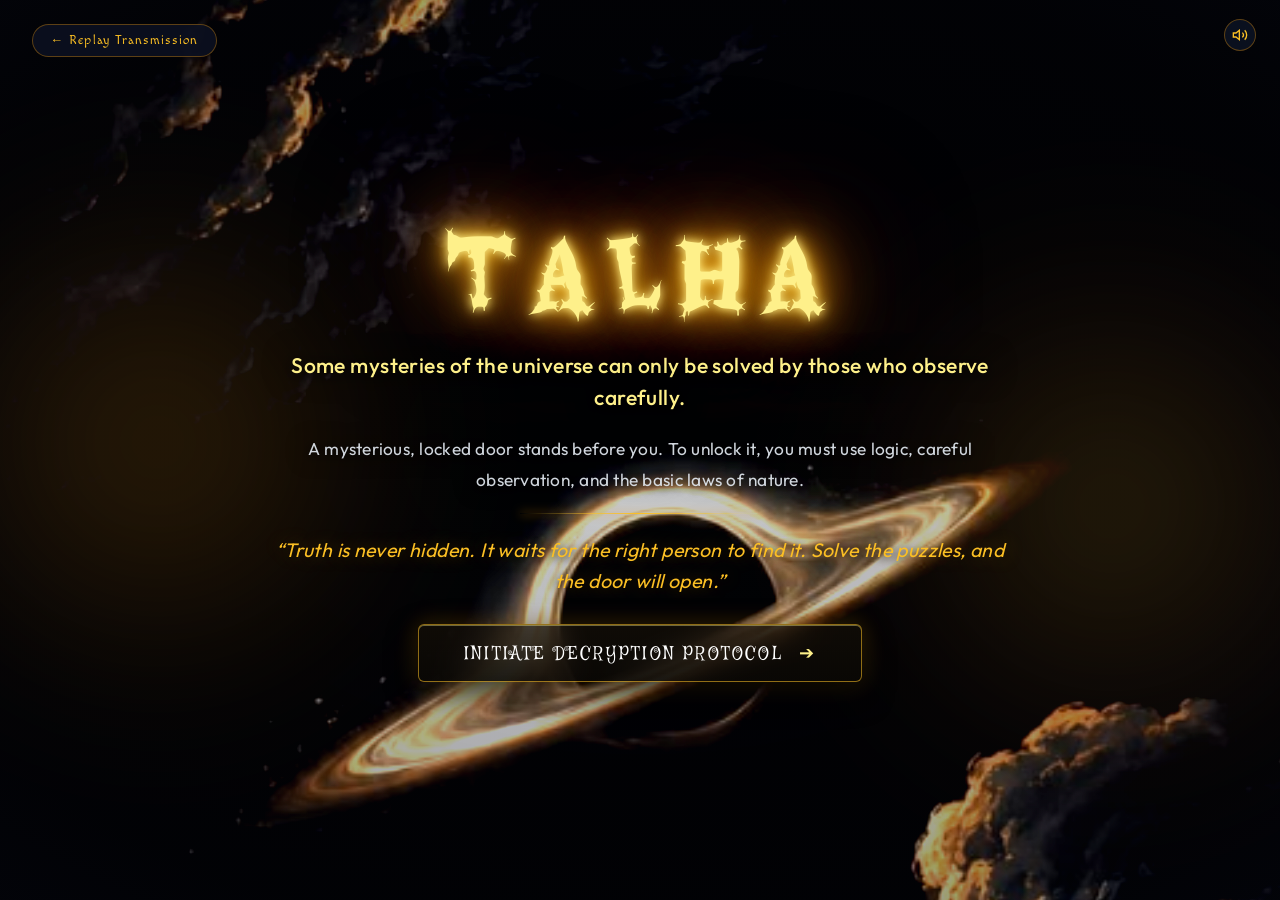
<file: talha.html>
<!DOCTYPE html>
<html lang="en">
<head>
  <meta charset="UTF-8">
  <meta name="viewport" content="width=device-width, initial-scale=1.0">
  <title>TALHA // Sector 28-10</title>
  <link rel="icon" type="image/svg+xml" href="assets/favicon.svg">

  <!-- Google Fonts: Eater, Mansalva, Henny Penny, Mystery Quest, Macondo, Almendra, Outfit -->
  <link rel="preconnect" href="https://fonts.googleapis.com">
  <link rel="preconnect" href="https://fonts.gstatic.com" crossorigin>
  <link href="https://fonts.googleapis.com/css2?family=Almendra:ital,wght@0,400;0,700;1,400&family=Eater&family=Henny+Penny&family=Macondo&family=Mansalva&family=Mystery+Quest&family=Outfit:wght@300;400;500;600&display=swap" rel="stylesheet">

  <link rel="stylesheet" href="style.css">
</head>
<body class="page-induction-body">

  <!-- ========================================================
       SCREEN GUARD (DESKTOP & LAPTOP ONLY)
       ======================================================== -->
  <div id="screen-guard" class="screen-guard">
    <div class="guard-card">
      <div class="guard-icon">
        <svg viewBox="0 0 24 24" fill="none" stroke="currentColor" stroke-width="1.6">
          <rect x="2" y="3" width="20" height="14" rx="2" ry="2"></rect>
          <line x1="8" y1="21" x2="16" y2="21"></line>
          <line x1="12" y1="17" x2="12" y2="21"></line>
        </svg>
      </div>

      <h1 class="guard-talha-name">TALHA</h1>

      <h2 class="guard-title">This universe was crafted exclusively for you.</h2>

      <p class="guard-desc">
        Every frequency, puzzle, and cosmic secret here was designed specifically for your eyes—and no one else. But a phone screen cannot hold the scale, depth, and mysteries awaiting you inside.
      </p>

      <div class="guard-instruction">
        <span class="guard-instruction-icon">💻</span>
        <div class="guard-instruction-text">
          <span>Please switch to your <strong>Desktop or Laptop</strong> to unlock the gateway.</span>
        </div>
      </div>

      <p class="guard-sub-note">“Some mysteries of the universe can only be solved by those who observe carefully.”</p>
    </div>
  </div>

  <!-- Background Canvas for Atmospheric Starfield & Nebulae -->
  <canvas id="cosmic-canvas"></canvas>

  <!-- ========================================================
       STAGE 2: THE INDUCTION / TALHA REVEAL
       ======================================================== -->
  <section id="view-induction" class="scene active">
    
    <!-- Top Navigation: Back to Video Transmission -->
    <div class="top-nav-bar">
      <a href="transmission.html" id="btn-back-to-video" class="btn-back-nav">
        <span>← Replay Transmission</span>
      </a>
    </div>

    <!-- Ambient Cosmic Tune & Voice Toggle -->
    <button id="audio-toggle" class="audio-toggle" aria-label="Toggle Sound & Narration" title="Toggle Sound & Narration">
      <svg id="sound-icon-on" class="sound-icon" viewBox="0 0 24 24" fill="none" stroke="currentColor" stroke-width="2">
        <polygon points="11 5 6 9 2 9 2 15 6 15 11 19 11 5"></polygon>
        <path d="M19.07 4.93a10 10 0 0 1 0 14.14M15.54 8.46a5 5 0 0 1 0 7.07"></path>
      </svg>
      <svg id="sound-icon-off" class="sound-icon hidden" viewBox="0 0 24 24" fill="none" stroke="currentColor" stroke-width="2">
        <polygon points="11 5 6 9 2 9 2 15 6 15 11 19 11 5"></polygon>
        <line x1="23" y1="9" x2="17" y2="15"></line>
        <line x1="17" y1="9" x2="23" y2="15"></line>
      </svg>
    </button>

    <!-- Voice Narration Audio Element -->
    <audio id="induction-voice-audio" preload="auto">
      <source src="assets/talha-narration.mp3" type="audio/mpeg">
      <source src="assets/talha-narration.wav" type="audio/wav">
      <source src="assets/talha-narration.m4a" type="audio/mp4">
    </audio>

    <!-- Ambient Cosmic Tune Track -->
    <audio id="cosmic-tune-audio" preload="auto" loop>
      <source src="assets/cosmic-tune.mp3" type="audio/mpeg">
      <source src="assets/the_mountain-cosmic-587576.mp3" type="audio/mpeg">
    </audio>

    <!-- Cinematic Event Horizon Ambient Artwork Behind TALHA -->
    <div class="event-horizon-backdrop" style="background-image: url('assets/event-horizon.png');"></div>
    <div class="event-horizon-overlay"></div>

    <!-- Ambient Golden Nebulae on Empty Lateral Flanks -->
    <div class="side-nebula nebula-left" aria-hidden="true"></div>
    <div class="side-nebula nebula-right" aria-hidden="true"></div>

    <div class="induction-content">
      <!-- The Grand Name: TALHA in Eater Font with Intense Golden Aura Glow -->
      <h1 class="talha-title">TALHA</h1>

      <!-- Curious & Philosophical Induction Message (Dynamically Spoken by AI Voice) -->
      <div class="induction-card">
        <p class="curious-lead">Some mysteries of the universe can only be solved by those who observe carefully.</p>
        <p class="curious-body">
          A mysterious, locked door stands before you. To unlock it, you must use logic, careful observation, and the basic laws of nature.
        </p>
        <p class="curious-quote">
          “Truth is never hidden. It waits for the right person to find it. Solve the puzzles, and the door will open.”
        </p>
      </div>

      <!-- DIRECT LINK TO SEPARATE MATH PAGE (gateway.html) -->
      <a href="gateway.html" class="btn-grand golden-pulse link-btn">
        <span>Initiate Decryption Protocol</span>
        <span class="btn-arrow">➔</span>
      </a>
    </div>
  </section>

  <script src="talha.js"></script>
</body>
</html>
</file>
<file: style.css>
/* ========================================================
   THE UNLOCK GATEWAY // PROTOCOL 2810
   Desktop Cinematic Experience with Cosmic Art Integration
   ======================================================== */

:root {
  --bg-deep: #05070f;
  --bg-card: rgba(13, 18, 36, 0.72);
  --bg-card-border: rgba(245, 158, 11, 0.22);
  --bg-card-active: rgba(245, 158, 11, 0.08);

  /* Gold & Amber Palette */
  --gold-glow: #f59e0b;
  --gold-light: #fef08a;
  --gold-bright: #fbbf24;
  --gold-dark: #b45309;
  --amber-rich: #d97706;

  /* Text colors */
  --text-main: #f1f5f9;
  --text-muted: #94a3b8;
  --text-dim: #64748b;
  --accent-cyan: #38bdf8;
  --accent-emerald: #34d399;
  --accent-crimson: #f43f5e;

  /* Typography - Pure Animatic & Enchanted Mystery Palette */
  --font-eater: 'Eater', cursive;
  --font-mansalva: 'Mansalva', cursive;
  --font-henny: 'Henny Penny', cursive;
  --font-mystery: 'Mystery Quest', cursive;
  --font-macondo: 'Macondo', cursive;
  --font-almendra: 'Almendra', serif;
  --font-cinzel: 'Cinzel', serif;
  --font-orbitron: 'Orbitron', sans-serif;
  --font-fluent: 'Outfit', -apple-system, BlinkMacSystemFont, 'Segoe UI', Roboto, sans-serif;

  /* Default Animatic Mappings */
  --font-body: var(--font-macondo);
  --font-mono: var(--font-macondo);
  --font-serif: var(--font-mystery);
}

/* Reset & Box Sizing */
*, *::before, *::after {
  box-sizing: border-box;
  margin: 0;
  padding: 0;
}

html, body {
  width: 100%;
  min-height: 100vh;
  background-color: var(--bg-deep);
  color: var(--text-main);
  font-family: var(--font-body);
  /* CRITICAL: overflow-x: clip does NOT break position: sticky, unlike overflow-x: hidden */
  overflow-x: clip;
  position: relative;
  scroll-behavior: smooth;
}

/* Cosmic Canvas Background - Sent behind everything with z-index: -1 */
#cosmic-canvas {
  position: fixed;
  top: 0;
  left: 0;
  width: 100vw;
  height: 100vh;
  z-index: -1;
  pointer-events: none;
}

/* ========================================================
   DEVICE SCREEN GUARD (DESKTOP & LAPTOP ONLY)
   Exclusively addresses TALHA on mobile & small viewports
   ======================================================== */
.screen-guard {
  display: none;
}

@media (max-width: 1024px) {
  .screen-guard {
    display: flex;
    position: fixed;
    inset: 0;
    z-index: 999999;
    background: radial-gradient(circle at center, rgba(13, 18, 36, 0.98) 0%, #030509 100%);
    align-items: center;
    justify-content: center;
    padding: 1.5rem 1rem;
    text-align: center;
    overflow-y: auto;
    -webkit-overflow-scrolling: touch;
  }

  .scene, .gateway-main, .gateway-header, .audio-toggle, #cosmic-canvas {
    display: none !important;
  }

  .guard-card {
    max-width: 450px;
    width: 100%;
    max-height: 94vh;
    overflow-y: auto;
    background: rgba(13, 18, 36, 0.94);
    border: 1.5px solid var(--gold-bright);
    border-radius: 22px;
    padding: 2.2rem 1.8rem;
    box-shadow: 0 0 55px rgba(245, 158, 11, 0.3), inset 0 0 35px rgba(0, 0, 0, 0.8);
    display: flex;
    flex-direction: column;
    align-items: center;
    gap: 1rem;
    backdrop-filter: blur(16px);
  }

  .guard-icon {
    width: 52px;
    height: 52px;
    color: var(--gold-bright);
    filter: drop-shadow(0 0 16px rgba(245, 158, 11, 0.7));
    animation: guardPulse 2.5s infinite ease-in-out;
    flex-shrink: 0;
  }

  @keyframes guardPulse {
    0%, 100% { transform: scale(1); opacity: 0.85; }
    50% { transform: scale(1.08); opacity: 1; filter: drop-shadow(0 0 25px rgba(251, 191, 36, 0.95)); }
  }

  .guard-tag {
    font-family: var(--font-mono);
    font-size: 0.72rem;
    letter-spacing: 0.18em;
    color: var(--gold-bright);
    background: rgba(245, 158, 11, 0.12);
    padding: 0.35rem 0.9rem;
    border-radius: 9999px;
    border: 1px solid rgba(245, 158, 11, 0.35);
  }

  .guard-talha-name {
    font-family: var(--font-eater);
    font-size: clamp(2.6rem, 11vw, 3.8rem);
    font-weight: 400;
    color: var(--gold-light);
    letter-spacing: 0.18em;
    line-height: 1;
    margin: 0.2rem 0;
    text-transform: uppercase;
    text-shadow:
      0 0 10px #fef08a,
      0 0 20px #fbbf24,
      0 0 40px #f59e0b,
      0 0 70px #d97706,
      0 0 110px #b45309;
    animation: intenseAuraFlicker 4s infinite alternate ease-in-out;
  }

  .guard-title {
    font-family: var(--font-serif);
    font-size: clamp(1.2rem, 4.2vw, 1.55rem);
    color: var(--gold-light);
    line-height: 1.35;
    margin: 0;
  }

  .guard-desc {
    font-family: var(--font-body);
    font-size: 0.94rem;
    color: #e2e8f0;
    line-height: 1.65;
    margin: 0;
  }

  .guard-instruction {
    display: flex;
    align-items: center;
    gap: 0.8rem;
    background: rgba(245, 158, 11, 0.1);
    border: 1px solid rgba(245, 158, 11, 0.45);
    border-radius: 14px;
    padding: 0.85rem 1.1rem;
    color: #fef08a;
    font-size: 0.9rem;
    line-height: 1.45;
    text-align: left;
    width: 100%;
    box-sizing: border-box;
  }

  .guard-instruction-icon {
    font-size: 1.5rem;
    flex-shrink: 0;
  }

  .guard-instruction strong {
    color: var(--gold-bright);
    text-decoration: underline;
    text-underline-offset: 3px;
  }

  .guard-sub-note {
    font-family: var(--font-almendra);
    font-style: italic;
    font-size: 0.92rem;
    color: rgba(251, 191, 36, 0.85);
    margin: 0.3rem 0 0 0;
    line-height: 1.5;
    letter-spacing: 0.03em;
  }
}

/* ========================================================
   NAVIGATION & CONTROLS
   ======================================================== */
.top-nav-bar {
  position: absolute;
  top: 1.5rem;
  left: 2rem;
  z-index: 50;
}

.btn-back-nav {
  display: inline-flex;
  align-items: center;
  gap: 0.5rem;
  padding: 0.5rem 1.1rem;
  background: rgba(13, 18, 36, 0.8);
  border: 1px solid rgba(245, 158, 11, 0.35);
  border-radius: 9999px;
  color: var(--gold-bright);
  font-family: var(--font-mono);
  font-size: 0.8rem;
  letter-spacing: 0.08em;
  text-decoration: none;
  cursor: pointer;
  backdrop-filter: blur(8px);
  transition: all 0.25s ease;
}

.btn-back-nav:hover {
  background: rgba(245, 158, 11, 0.18);
  border-color: var(--gold-bright);
  box-shadow: 0 0 15px rgba(245, 158, 11, 0.35);
  transform: translateX(-3px);
  color: var(--gold-light);
}

.system-divider {
  color: rgba(245, 158, 11, 0.3);
  margin: 0 0.8rem;
  font-size: 0.9rem;
}

.audio-toggle {
  position: fixed;
  top: 1.2rem;
  right: 1.5rem;
  z-index: 100;
  display: inline-flex;
  align-items: center;
  justify-content: center;
  width: 32px;
  height: 32px;
  min-width: 32px;
  padding: 0;
  background: rgba(15, 23, 42, 0.7);
  border: 1px solid rgba(245, 158, 11, 0.35);
  border-radius: 50%;
  color: var(--gold-bright);
  cursor: pointer;
  backdrop-filter: blur(8px);
  transition: all 0.3s ease;
}

.audio-toggle:hover {
  background: rgba(245, 158, 11, 0.15);
  border-color: var(--gold-bright);
  box-shadow: 0 0 15px rgba(245, 158, 11, 0.3);
}

.sound-icon {
  width: 16px;
  height: 16px;
}

.hidden {
  display: none !important;
}

/* ========================================================
   SCENE / VIEW SYSTEM (index.html)
   ======================================================== */
.scene {
  position: relative;
  z-index: 10;
  width: 100%;
  min-height: 100vh;
  display: none;
  opacity: 0;
  transform: translateY(10px) scale(0.99);
  transition: opacity 0.7s cubic-bezier(0.16, 1, 0.3, 1), transform 0.7s cubic-bezier(0.16, 1, 0.3, 1);
  padding: 1.5rem 2rem;
}

.scene.active {
  display: flex;
  opacity: 1;
  transform: translateY(0) scale(1);
}

/* ========================================================
   STAGE 1: THE VIDEO TRANSMISSION - TRUE FULLSCREEN
   ======================================================== */
#view-video {
  position: fixed !important;
  inset: 0 !important;
  width: 100vw !important;
  height: 100vh !important;
  margin: 0 !important;
  padding: 0 !important;
  overflow: hidden !important;
  background: #000;
  z-index: 10;
  display: flex;
  justify-content: center;
  align-items: center;
}

#view-video.scene:not(.active) {
  display: none !important;
}

.video-container {
  position: absolute;
  inset: 0;
  width: 100vw;
  height: 100vh;
  max-width: none;
  aspect-ratio: unset;
  background: #000;
  border-radius: 0;
  border: none;
  box-shadow: none;
  overflow: hidden;
  display: flex;
  flex-direction: column;
  justify-content: center;
  align-items: center;
}

.video-overlay-glow {
  display: none !important;
}

#intro-video {
  position: absolute;
  inset: 0;
  width: 100%;
  height: 100%;
  object-fit: cover;
  z-index: 1;
}

.video-controls {
  display: none !important;
}

.video-progress-bar {
  display: none !important;
}

.btn-icon {
  background: none;
  border: none;
  color: var(--gold-bright);
  width: 24px;
  height: 24px;
  cursor: pointer;
  display: flex;
  align-items: center;
  justify-content: center;
}

.video-progress-bar {
  flex: 1;
  height: 4px;
  background: rgba(255, 255, 255, 0.15);
  border-radius: 2px;
  position: relative;
  overflow: hidden;
}

.video-progress {
  width: 0%;
  height: 100%;
  background: var(--gold-bright);
  box-shadow: 0 0 10px var(--gold-bright);
  transition: width 0.2s linear;
}

.btn-skip {
  background: rgba(245, 158, 11, 0.15);
  border: 1px solid rgba(245, 158, 11, 0.35);
  color: var(--gold-light);
  font-family: var(--font-mono);
  font-size: 0.75rem;
  padding: 0.35rem 0.8rem;
  border-radius: 6px;
  cursor: pointer;
  transition: all 0.25s ease;
}

.btn-skip:hover {
  background: rgba(245, 158, 11, 0.3);
  box-shadow: 0 0 12px rgba(245, 158, 11, 0.3);
}

.video-next-wrapper {
  position: absolute;
  bottom: 3rem;
  left: 50%;
  transform: translateX(-50%);
  z-index: 25;
  text-align: center;
  background: rgba(7, 10, 24, 0.9);
  border: 1px solid rgba(245, 158, 11, 0.45);
  padding: 1.2rem 2.5rem;
  border-radius: 16px;
  backdrop-filter: blur(16px);
  box-shadow: 0 10px 40px rgba(0, 0, 0, 0.85), 0 0 25px rgba(245, 158, 11, 0.25);
  animation: fadeIn 0.8s ease forwards;
}

.transmission-ended-text {
  font-family: var(--font-mono);
  color: var(--gold-bright);
  font-size: 0.85rem;
  letter-spacing: 0.15em;
  margin-bottom: 0.6rem;
  text-transform: uppercase;
}

/* ========================================================
   STAGE 2: THE INDUCTION / TALHA REVEAL
   ======================================================== */
#view-induction {
  justify-content: center;
  align-items: center;
  overflow: hidden;
  padding: 2rem 2rem;
}

.event-horizon-backdrop {
  position: absolute;
  top: -10%;
  left: -10%;
  width: 120%;
  height: 120%;
  background-size: cover;
  background-position: center 38%;
  opacity: 0.84;
  filter: contrast(1.28) brightness(1.14) saturate(1.2);
  pointer-events: none;
  z-index: 1;
  will-change: transform;
  animation: horizonAmbientShimmer 6s infinite alternate ease-in-out;
}

@keyframes horizonAmbientShimmer {
  0% { filter: contrast(1.24) brightness(1.08) saturate(1.15); opacity: 0.80; }
  100% { filter: contrast(1.34) brightness(1.18) saturate(1.25); opacity: 0.90; }
}

.event-horizon-overlay {
  position: absolute;
  inset: 0;
  background: radial-gradient(ellipse 95% 85% at center, rgba(5, 7, 15, 0.05) 0%, rgba(5, 7, 15, 0.28) 65%, rgba(5, 7, 15, 0.86) 98%);
  pointer-events: none;
  z-index: 2;
}

/* ========================================================
   STAGE 2: AMBIENT GOLDEN NEBULAE & HUD SIDE GRIDS (OPTION 3)
   ======================================================== */
.side-nebula {
  position: absolute;
  pointer-events: none;
  border-radius: 50%;
  filter: blur(65px);
  z-index: 2;
  opacity: 0.65;
  mix-blend-mode: screen;
}

.nebula-left {
  top: 18%;
  left: -8%;
  width: 520px;
  height: 560px;
  background: radial-gradient(circle at center, rgba(245, 158, 11, 0.28) 0%, rgba(217, 119, 6, 0.12) 45%, transparent 74%);
  animation: nebulaBreatheLeft 10s infinite alternate ease-in-out;
}

.nebula-right {
  top: 24%;
  right: -8%;
  width: 540px;
  height: 580px;
  background: radial-gradient(circle at center, rgba(251, 191, 36, 0.24) 0%, rgba(180, 83, 9, 0.10) 48%, transparent 74%);
  animation: nebulaBreatheRight 12s infinite alternate ease-in-out;
}

@keyframes nebulaBreatheLeft {
  0% { transform: scale(0.95) translate(0, 0); opacity: 0.52; }
  100% { transform: scale(1.12) translate(18px, -18px); opacity: 0.75; }
}

@keyframes nebulaBreatheRight {
  0% { transform: scale(1.08) translate(0, 0); opacity: 0.48; }
  100% { transform: scale(0.95) translate(-18px, 22px); opacity: 0.72; }
}

@media (max-width: 1024px) {
  .side-nebula {
    opacity: 0.45;
  }
}

.induction-content {
  width: 100%;
  max-width: 840px;
  display: flex;
  flex-direction: column;
  align-items: center;
  text-align: center;
  gap: 1.15rem;
  position: relative;
  z-index: 10;
}

.protocol-badge {
  display: inline-flex;
  align-items: center;
  gap: 0.6rem;
  padding: 0.35rem 1rem;
  background: rgba(245, 158, 11, 0.1);
  border: 1px solid rgba(245, 158, 11, 0.35);
  border-radius: 9999px;
  font-family: var(--font-mono);
  font-size: 0.75rem;
  color: var(--gold-bright);
  letter-spacing: 0.2em;
}

.pulse-dot {
  width: 7px;
  height: 7px;
  border-radius: 50%;
  background: var(--gold-bright);
  box-shadow: 0 0 10px var(--gold-bright);
  animation: pulseDot 2s infinite ease-in-out;
}

@keyframes pulseDot {
  0%, 100% { opacity: 0.4; transform: scale(0.9); }
  50% { opacity: 1; transform: scale(1.3); }
}

/* THE TALHA TITLE - EATER FONT WITH INTENSE GOLDEN AURA */
.talha-title {
  font-family: var(--font-eater);
  font-size: clamp(3.6rem, 7.5vw, 6.2rem);
  font-weight: 400;
  color: var(--gold-light);
  letter-spacing: 0.18em;
  line-height: 1;
  margin: 0.2rem 0;
  text-transform: uppercase;
  
  text-shadow:
    0 0 10px #fef08a,
    0 0 20px #fbbf24,
    0 0 40px #f59e0b,
    0 0 70px #d97706,
    0 0 110px #b45309,
    0 0 160px rgba(180, 83, 9, 0.7);

  animation: intenseAuraFlicker 4s infinite alternate ease-in-out;
}

@keyframes intenseAuraFlicker {
  0% {
    filter: drop-shadow(0 0 15px rgba(245, 158, 11, 0.6)) brightness(1);
    transform: scale(1);
  }
  50% {
    filter: drop-shadow(0 0 35px rgba(251, 191, 36, 0.95)) brightness(1.15);
    transform: scale(1.01);
  }
  100% {
    filter: drop-shadow(0 0 20px rgba(245, 158, 11, 0.75)) brightness(1.05);
    transform: scale(1);
  }
}

/* CINEMATIC FLOATING TEXT & ETHEREAL TRIGGER (OPTION 2: NO CARD BOX) */
.induction-card {
  background: transparent;
  border: none;
  border-radius: 0;
  padding: 0.6rem 1.2rem;
  backdrop-filter: none;
  box-shadow: none;
  display: flex;
  flex-direction: column;
  gap: 1.15rem;
  max-width: 780px;
  position: relative;
}

.curious-lead {
  font-family: var(--font-fluent);
  font-size: 1.32rem;
  font-weight: 500;
  color: var(--gold-light);
  line-height: 1.55;
  letter-spacing: 0.02em;
  text-shadow: 0 2px 14px rgba(0, 0, 0, 0.95), 0 0 30px rgba(0, 0, 0, 0.85);
}

.curious-body {
  font-family: var(--font-fluent);
  font-size: 1.08rem;
  font-weight: 400;
  color: rgba(226, 232, 240, 0.92);
  line-height: 1.8;
  letter-spacing: 0.015em;
  text-shadow: 0 2px 10px rgba(0, 0, 0, 0.95), 0 0 25px rgba(0, 0, 0, 0.8);
}

.curious-quote {
  font-family: var(--font-fluent);
  font-size: 1.22rem;
  font-weight: 400;
  font-style: italic;
  color: var(--gold-bright);
  line-height: 1.6;
  padding-top: 1.3rem;
  position: relative;
  border-top: none;
  letter-spacing: 0.02em;
  text-shadow: 0 0 18px rgba(251, 191, 36, 0.35), 0 2px 10px rgba(0, 0, 0, 0.95);
}

/* Elegant Golden Laser Divider Line above Quote */
.curious-quote::before {
  content: '';
  position: absolute;
  top: 0;
  left: 50%;
  transform: translateX(-50%);
  width: 240px;
  height: 1px;
  background: linear-gradient(90deg, transparent 0%, #fbbf24 50%, transparent 100%);
  box-shadow: 0 0 10px #f59e0b;
}

/* ========================================================
   INDIVIDUAL LETTER ZERO-GRAVITY FLOATING HARMONICS
   ======================================================== */
.float-word {
  display: inline-block;
  white-space: nowrap;
}

.float-letter {
  display: inline-block;
  position: relative;
  will-change: transform;
  animation: letterHarmonicWave var(--duration, 4s) infinite ease-in-out alternate;
  animation-delay: var(--delay, 0s);
  transition: transform 0.25s cubic-bezier(0.16, 1, 0.3, 1), color 0.25s ease, text-shadow 0.25s ease;
}

@keyframes letterHarmonicWave {
  0% {
    transform: translateY(0px) rotate(0deg);
  }
  50% {
    transform: translateY(calc(var(--float-dist, 3px) * -1)) rotate(0.8deg);
  }
  100% {
    transform: translateY(calc(var(--float-dist, 3px) * 0.7)) rotate(-0.6deg);
  }
}

/* Interactive Cursor Reactive Glow when hovering individual letters */
.float-letter:hover {
  color: #fff !important;
  text-shadow: 0 0 16px #fbbf24, 0 0 35px #f59e0b, 0 0 50px #d97706 !important;
  transform: translateY(-6px) scale(1.22) !important;
}

/* CINEMATIC ETHEREAL ACTION TRIGGER (REPLACES CHUNKY PILL BUTTON) */
.btn-grand {
  display: inline-flex;
  align-items: center;
  gap: 1rem;
  padding: 0.95rem 2.8rem;
  background: linear-gradient(180deg, rgba(20, 15, 8, 0.75) 0%, rgba(10, 8, 5, 0.9) 100%);
  color: #fff;
  border: 1px solid rgba(251, 191, 36, 0.55);
  border-radius: 6px;
  font-family: var(--font-mystery);
  font-size: 1.15rem;
  font-weight: 400;
  letter-spacing: 0.12em;
  text-transform: uppercase;
  text-decoration: none;
  cursor: pointer;
  position: relative;
  overflow: hidden;
  backdrop-filter: blur(14px);
  -webkit-backdrop-filter: blur(14px);
  box-shadow: 
    0 12px 30px rgba(0, 0, 0, 0.7),
    0 0 25px rgba(245, 158, 11, 0.25),
    inset 0 1px 0 rgba(254, 240, 138, 0.4);
  transition: all 0.35s cubic-bezier(0.16, 1, 0.3, 1);
  animation: goldenPulseAnim 3.5s infinite ease-in-out;
}

/* Sweeping Light Sheen on Hover */
.btn-grand::before {
  content: '';
  position: absolute;
  top: 0;
  left: -120%;
  width: 80%;
  height: 100%;
  background: linear-gradient(90deg, transparent, rgba(251, 191, 36, 0.3), transparent);
  transform: skewX(-20deg);
  transition: left 0.65s ease;
  pointer-events: none;
}

.btn-grand:hover::before {
  left: 140%;
}

.btn-grand:hover {
  background: linear-gradient(180deg, rgba(245, 158, 11, 0.25) 0%, rgba(180, 83, 9, 0.15) 100%);
  border-color: #fbbf24;
  color: #fef08a;
  box-shadow: 
    0 12px 35px rgba(0, 0, 0, 0.8),
    0 0 45px rgba(251, 191, 36, 0.7),
    inset 0 1px 0 rgba(255, 255, 255, 0.6);
  transform: translateY(-2px);
}

.btn-arrow {
  font-size: 1.15rem;
  color: var(--gold-light);
  transition: transform 0.3s ease, color 0.3s ease;
}

.btn-grand:hover .btn-arrow {
  transform: translateX(6px);
  color: #fbbf24;
}

/* Golden Pulse Breathing Effect */
@keyframes goldenPulseAnim {
  0%, 100% {
    box-shadow: 
      0 12px 30px rgba(0, 0, 0, 0.7),
      0 0 18px rgba(245, 158, 11, 0.2),
      inset 0 1px 0 rgba(254, 240, 138, 0.35);
    border-color: rgba(251, 191, 36, 0.45);
  }
  50% {
    box-shadow: 
      0 12px 35px rgba(0, 0, 0, 0.8),
      0 0 35px rgba(245, 158, 11, 0.5),
      inset 0 1px 0 rgba(254, 240, 138, 0.65);
    border-color: rgba(251, 191, 36, 0.85);
  }
}

/* ========================================================
   PAGE: GATEWAY.HTML (Split-Screen & Truly Sticky Layout)
   ======================================================== */
body.page-gateway-body {
  height: 100vh;
  max-height: 100vh;
  margin: 0;
  padding: 0.45rem 1.4rem 0.6rem 1.4rem;
  display: flex;
  flex-direction: column;
  overflow: hidden;
  box-sizing: border-box;
}

.gateway-header {
  position: relative !important;
  top: 0 !important;
  flex-shrink: 0;
  display: flex;
  justify-content: space-between;
  align-items: center;
  padding: 0.35rem 1.2rem;
  background: rgba(7, 10, 24, 0.94);
  border: 1px solid rgba(245, 158, 11, 0.35);
  border-radius: 12px;
  margin: 0 0 0.55rem 0;
  backdrop-filter: blur(20px);
  box-shadow: 0 10px 30px rgba(0, 0, 0, 0.6), 0 0 20px rgba(245, 158, 11, 0.08);
  flex-wrap: nowrap;
  z-index: 100;
}

.header-left {
  display: flex;
  align-items: center;
  gap: 0.65rem;
  flex-wrap: nowrap;
  white-space: nowrap;
}

.gateway-header .btn-back-nav {
  padding: 0.25rem 0.75rem;
  font-size: 0.75rem;
}

.header-directive {
  display: inline-flex;
  align-items: center;
  gap: 0.5rem;
  white-space: nowrap;
}

.directive-tag {
  font-family: var(--font-mystery);
  font-size: 1.15rem;
  font-weight: 700;
  color: var(--gold-bright);
  letter-spacing: 0.08em;
  display: inline-flex;
  align-items: center;
  gap: 0.35rem;
  text-shadow: 0 0 12px rgba(251, 191, 36, 0.65), 0 0 24px rgba(217, 119, 6, 0.4);
}

.directive-tag .target-glyph {
  color: #fbbf24;
  font-size: 0.8rem;
  line-height: 1;
}

.directive-sep {
  color: rgba(245, 158, 11, 0.6);
  font-family: var(--font-mystery);
  font-weight: 700;
  font-size: 0.95rem;
}

.directive-text {
  font-family: var(--font-mystery);
  font-size: 0.95rem;
  color: #fef3c7;
  letter-spacing: 0.03em;
  text-shadow: 0 0 10px rgba(251, 191, 36, 0.2);
  white-space: nowrap;
}

.header-right {
  display: flex;
  align-items: center;
  gap: 0.55rem;
  flex-wrap: nowrap;
  white-space: nowrap;
}

.audio-toggle.header-audio {
  position: static !important;
  width: 28px;
  height: 28px;
  min-width: 28px;
  padding: 0;
  margin: 0;
  display: inline-flex;
  align-items: center;
  justify-content: center;
  border-radius: 50%;
}

.audio-toggle.header-audio .sound-icon {
  width: 14px;
  height: 14px;
}

.system-title {
  font-family: var(--font-mono);
  font-size: 0.85rem;
  font-weight: 700;
  color: var(--gold-bright);
  letter-spacing: 0.15em;
}

.system-status {
  margin-left: 0.4rem;
  font-family: var(--font-mono);
  font-size: 0.8rem;
  color: var(--text-muted);
}

.badge-marks {
  font-family: var(--font-mono);
  font-size: 0.7rem;
  font-weight: 700;
  color: #fef08a;
  background: linear-gradient(135deg, rgba(245, 158, 11, 0.25), rgba(217, 119, 6, 0.15));
  border: 1px solid var(--gold-bright);
  padding: 0.22rem 0.65rem;
  border-radius: 9999px;
  letter-spacing: 0.06em;
  box-shadow: 0 0 12px rgba(245, 158, 11, 0.25);
  display: inline-flex;
  align-items: center;
  gap: 0.3rem;
  white-space: nowrap;
  line-height: 1.2;
}

.badge-seals {
  font-family: var(--font-mono);
  font-size: 0.7rem;
  color: var(--gold-light);
  background: rgba(245, 158, 11, 0.12);
  border: 1px solid rgba(245, 158, 11, 0.4);
  padding: 0.22rem 0.65rem;
  border-radius: 9999px;
  letter-spacing: 0.06em;
  display: inline-flex;
  align-items: center;
  white-space: nowrap;
  line-height: 1.2;
}

.gateway-main {
  position: relative;
  z-index: 10;
  width: 100%;
  max-width: 100%;
  flex: 1;
  min-height: 0;
  margin: 0;
  padding: 0;
  display: flex;
  flex-direction: column;
}

.split-layout {
  flex: 1;
  min-height: 0;
  height: 100%;
  display: grid;
  grid-template-columns: clamp(360px, 27vw, 440px) 1fr;
  gap: 1.4rem;
  align-items: stretch;
}

/* ========================================================
   LEFT PANE: FULL-HEIGHT VISUAL STARGATE LOCK (RESPONSIVE VIEWPORT)
   ======================================================== */
.left-pane {
  height: 100%;
  min-height: 0;
  align-self: stretch !important;
  z-index: 25;
  display: flex;
  flex-direction: column;
  align-items: center;
  justify-content: center;
  position: relative;
  overflow: hidden;
  background: linear-gradient(145deg, rgba(13, 18, 36, 0.88) 0%, rgba(8, 12, 26, 0.94) 50%, rgba(16, 14, 28, 0.92) 100%);
  border: 1px solid rgba(245, 158, 11, 0.32);
  border-radius: 20px;
  padding: 1.2rem 1.4rem;
  backdrop-filter: blur(24px);
  box-shadow: 0 20px 50px rgba(0, 0, 0, 0.75), 0 0 35px rgba(245, 158, 11, 0.1);
}

/* Atmospheric background image in left pane (Deep Space Monochrome Nebula) */
.left-pane::before {
  content: '';
  position: absolute;
  inset: 0;
  background: url('assets/cosmic-nebula-bg.png') center center / cover no-repeat;
  opacity: 0.22;
  filter: contrast(1.15) brightness(1.05);
  mix-blend-mode: screen;
  pointer-events: none;
  z-index: 0;
}

.left-pane::after {
  content: '';
  position: absolute;
  inset: 0;
  border-radius: 20px;
  background: radial-gradient(circle at 50% 25%, rgba(251, 191, 36, 0.12) 0%, transparent 60%),
              radial-gradient(circle at 50% 80%, rgba(56, 189, 248, 0.08) 0%, transparent 60%);
  pointer-events: none;
  z-index: 0;
}

.lock-visual-wrapper {
  position: relative;
  z-index: 1;
  width: 100%;
  max-width: 420px;
  height: 100%;
  display: flex;
  flex-direction: column;
  align-items: center;
  justify-content: space-evenly;
}

.stargate-stage {
  position: relative;
  width: clamp(230px, 48vh, 390px);
  max-width: 100%;
  aspect-ratio: 1 / 1;
  display: flex;
  align-items: center;
  justify-content: center;
  flex-shrink: 1;
}

.vortex-frame {
  position: absolute;
  width: 88%;
  height: 88%;
  border-radius: 50%;
  overflow: hidden;
  pointer-events: none;
  z-index: 1;
  box-shadow: inset 0 0 40px rgba(0, 0, 0, 0.6), 0 0 30px rgba(251, 191, 36, 0.22);
}

.vortex-art {
  width: 100%;
  height: 100%;
  object-fit: cover;
  opacity: 0.92; /* Lighter and luminous */
  filter: saturate(1.25) brightness(1.22) contrast(1.12); /* Vibrant & clear */
  transition: all 1.2s cubic-bezier(0.16, 1, 0.3, 1);
  transform-origin: center;
  animation: vortexSlowSpin 180s linear infinite;
}

@keyframes vortexSlowSpin {
  from { transform: rotate(0deg); }
  to { transform: rotate(360deg); }
}

.vortex-mask-vignette {
  position: absolute;
  inset: 0;
  border-radius: 50%;
  background: radial-gradient(circle, transparent 62%, rgba(8, 12, 28, 0.3) 82%, rgba(5, 7, 15, 0.82) 100%);
  box-shadow: inset 0 0 25px rgba(245, 158, 11, 0.35);
  pointer-events: none;
}

/* Polished convex glass lens sheen over circular disc */
.stargate-glass-sheen {
  position: absolute;
  inset: 0;
  border-radius: 50%;
  background: linear-gradient(135deg, rgba(255, 255, 255, 0.22) 0%, rgba(255, 255, 255, 0.05) 32%, transparent 60%, rgba(251, 191, 36, 0.12) 100%);
  pointer-events: none;
  z-index: 3;
  border: 1.5px solid rgba(251, 191, 36, 0.35);
  box-shadow: inset 0 2px 8px rgba(255, 255, 255, 0.25), 0 0 20px rgba(245, 158, 11, 0.2);
}

.stargate-svg {
  position: relative;
  z-index: 2;
  width: 100%;
  height: 100%;
  overflow: visible;
  filter: drop-shadow(0 4px 15px rgba(0, 0, 0, 0.75));
}

.ring-track-outer {
  fill: none;
  stroke: rgba(251, 191, 36, 0.25);
  stroke-width: 1.2;
}

.ring-track {
  fill: none;
  stroke: rgba(251, 191, 36, 0.45);
  stroke-width: 1.6;
  filter: drop-shadow(0 0 6px rgba(245, 158, 11, 0.4));
}

.stargate-ring .ring-path {
  fill: none;
  stroke: rgba(255, 255, 255, 0.22);
  stroke-width: 1.5;
  filter: drop-shadow(0 1px 4px rgba(0, 0, 0, 0.8));
}

.stargate-ring .ring-progress {
  fill: none;
  stroke: var(--gold-bright);
  stroke-width: 3.5;
  stroke-linecap: round;
  transition: stroke-dashoffset 1.4s cubic-bezier(0.16, 1, 0.3, 1), stroke 0.6s ease;
  filter: drop-shadow(0 0 10px var(--gold-glow)) drop-shadow(0 0 18px rgba(251, 191, 36, 0.6));
}

.ring-geometry {
  fill: none;
  stroke: rgba(251, 191, 36, 0.45);
  stroke-width: 1.6;
  transform-origin: 300px 300px;
  filter: drop-shadow(0 0 4px rgba(0, 0, 0, 0.8));
  animation: rotateReverse 60s linear infinite;
}

.square-geom {
  animation: rotateForward 45s linear infinite;
}

@keyframes rotateReverse {
  from { transform: rotate(360deg); }
  to { transform: rotate(0deg); }
}

@keyframes rotateForward {
  from { transform: rotate(0deg); }
  to { transform: rotate(360deg); }
}

.stargate-ring.ring-unlocked .ring-progress {
  stroke: #fef08a;
  filter: drop-shadow(0 0 14px #f59e0b) drop-shadow(0 0 28px rgba(251, 191, 36, 0.95));
}

.stargate-ring.ring-unlocked .ring-geometry {
  stroke: rgba(251, 191, 36, 0.75);
  filter: drop-shadow(0 0 8px rgba(245, 158, 11, 0.7));
}

.core-locked {
  fill: rgba(7, 10, 22, 0.92);
  stroke: #fbbf24;
  stroke-width: 3;
  filter: drop-shadow(0 0 10px rgba(0, 0, 0, 0.9)) drop-shadow(0 0 16px rgba(245, 158, 11, 0.45));
  transition: all 0.8s ease;
}

.core-icon {
  filter: drop-shadow(0 0 6px rgba(251, 191, 36, 0.75));
  transition: transform 0.6s ease;
}

.core-unlocked {
  fill: url(#core-glow);
  stroke: #fef08a;
  stroke-width: 4;
  filter: drop-shadow(0 0 25px #fbbf24) drop-shadow(0 0 45px #f59e0b);
  animation: corePulse 2s infinite ease-in-out;
}

@keyframes corePulse {
  0%, 100% { transform: scale(1); transform-origin: 300px 300px; }
  50% { transform: scale(1.08); transform-origin: 300px 300px; }
}

.lock-readout {
  margin-top: 0.4rem;
  width: 100%;
  display: flex;
  flex-direction: column;
  align-items: center;
  gap: 0.3rem;
  text-align: center;
  flex-shrink: 0;
}

.readout-dial {
  display: flex;
  align-items: center;
  gap: 0.8rem;
}

.readout-label {
  font-family: var(--font-mono);
  font-size: 0.75rem;
  letter-spacing: 0.15em;
  color: var(--text-muted);
}

.readout-value {
  font-family: var(--font-mono);
  font-size: 1.4rem;
  font-weight: 700;
  color: var(--gold-bright);
}

.readout-hint {
  font-size: 0.86rem;
  color: var(--text-dim);
  font-style: italic;
}

/* ========================================================
   RIGHT PANE: INDEPENDENT COSMIC SCROLLING NOTEBOOK
   ======================================================== */
.right-pane {
  height: 100%;
  min-height: 0;
  overflow-y: auto;
  overflow-x: hidden;
  scroll-behavior: smooth;
  display: flex;
  flex-direction: column;
  gap: 1.4rem;
  padding-right: 0.75rem;
  scrollbar-width: thin;
  scrollbar-color: rgba(245, 158, 11, 0.6) rgba(10, 14, 30, 0.45);
}

.right-pane::-webkit-scrollbar {
  width: 8px;
}

.right-pane::-webkit-scrollbar-track {
  background: rgba(10, 14, 30, 0.45);
  border-radius: 9999px;
  border: 1px solid rgba(245, 158, 11, 0.12);
}

.right-pane::-webkit-scrollbar-thumb {
  background: linear-gradient(180deg, rgba(245, 158, 11, 0.7) 0%, rgba(217, 119, 6, 0.45) 100%);
  border-radius: 9999px;
  border: 1px solid rgba(245, 158, 11, 0.35);
  box-shadow: 0 0 10px rgba(245, 158, 11, 0.25);
}

.right-pane::-webkit-scrollbar-thumb:hover {
  background: linear-gradient(180deg, rgba(251, 191, 36, 0.95) 0%, rgba(245, 158, 11, 0.7) 100%);
  box-shadow: 0 0 15px rgba(251, 191, 36, 0.45);
}

.notebook-wrapper {
  display: flex;
  flex-direction: column;
  gap: 1.4rem;
  padding-bottom: 0;
}

/* SECTION HEADLINE CARD (The Observer's Study Header) */
.notebook-header-card {
  position: relative;
  overflow: hidden;
  background: linear-gradient(135deg, rgba(8, 11, 24, 0.90) 0%, rgba(13, 18, 36, 0.82) 48%, rgba(18, 14, 28, 0.91) 100%),
              url('assets/observers-codex.jpg') center 36% / cover no-repeat;
  border: 1px solid rgba(245, 158, 11, 0.35);
  border-radius: 20px;
  padding: 1.8rem 2.2rem;
  backdrop-filter: blur(16px);
  box-shadow: 0 12px 35px rgba(0, 0, 0, 0.55), 0 0 25px rgba(245, 158, 11, 0.1);
  display: flex;
  flex-direction: column;
  gap: 0.85rem;
  transition: all 0.4s ease;
}

.notebook-header-card::before {
  content: '';
  position: absolute;
  inset: 0;
  background: radial-gradient(circle at 82% 25%, rgba(251, 191, 36, 0.16) 0%, transparent 55%),
              linear-gradient(to top, rgba(5, 7, 15, 0.6) 0%, transparent 40%);
  pointer-events: none;
}

.notebook-header-top {
  display: flex;
  justify-content: space-between;
  align-items: center;
  position: relative;
  z-index: 2;
}

.header-actions {
  display: flex;
  align-items: center;
  gap: 1rem;
}

.btn-inspect-desk {
  display: inline-flex;
  align-items: center;
  gap: 0.45rem;
  padding: 0.35rem 0.85rem;
  background: rgba(245, 158, 11, 0.12);
  border: 1px solid rgba(245, 158, 11, 0.4);
  border-radius: 9999px;
  color: var(--gold-light);
  font-family: var(--font-macondo);
  font-size: 0.85rem;
  letter-spacing: 0.05em;
  cursor: pointer;
  transition: all 0.25s ease;
}

.btn-inspect-desk:hover {
  background: rgba(245, 158, 11, 0.25);
  border-color: var(--gold-bright);
  color: #fff;
  transform: translateY(-1px);
  box-shadow: 0 0 15px rgba(245, 158, 11, 0.3);
}

.btn-inspect-desk svg {
  transition: transform 0.25s ease;
}

.btn-inspect-desk:hover svg {
  transform: scale(1.15);
}

.notebook-badge {
  display: inline-flex;
  align-items: center;
  gap: 0.5rem;
  padding: 0.3rem 0.85rem;
  background: rgba(245, 158, 11, 0.1);
  border: 1px solid rgba(245, 158, 11, 0.3);
  border-radius: 9999px;
  font-family: var(--font-macondo);
  font-size: 0.92rem;
  font-weight: 700;
  color: var(--gold-bright);
  letter-spacing: 0.15em;
  text-shadow: 0 0 10px rgba(251, 191, 36, 0.5);
}

.notebook-badge strong {
  color: #fff;
  font-weight: 700;
  text-shadow: 0 0 10px rgba(251, 191, 36, 0.8);
}

.codex-tag {
  font-family: var(--font-macondo);
  font-size: 0.88rem;
  color: var(--text-dim);
  letter-spacing: 0.15em;
}

/* THE OBSERVER'S CODEX - PROUDLY RESTORED TO HENNY PENNY */
.notebook-title {
  font-family: var(--font-henny);
  font-size: 2.7rem;
  color: var(--gold-light);
  letter-spacing: 0.05em;
  text-shadow: 0 0 20px rgba(251, 191, 36, 0.45);
  position: relative;
  z-index: 2;
}

.notebook-subtitle {
  font-family: var(--font-macondo);
  font-size: 1.15rem;
  color: #e2e8f0;
  line-height: 1.6;
  position: relative;
  z-index: 2;
}

.notebook-subtitle strong {
  color: var(--gold-bright);
  font-weight: 700;
  text-shadow: 0 0 10px rgba(251, 191, 36, 0.45);
}

/* Inscription bar below subtitle */
.codex-inscription-bar {
  display: flex;
  align-items: center;
  justify-content: space-between;
  padding: 0.6rem 1.1rem;
  margin-top: 0.2rem;
  background: rgba(5, 7, 15, 0.58);
  border: 1px dashed rgba(245, 158, 11, 0.32);
  border-radius: 12px;
  position: relative;
  z-index: 2;
  backdrop-filter: blur(8px);
}

.inscription-quote {
  font-family: var(--font-mansalva);
  font-size: 1.08rem;
  color: #fef08a;
  letter-spacing: 0.04em;
  text-shadow: 0 0 12px rgba(251, 191, 36, 0.35);
}

.inscription-glyph {
  color: var(--gold-bright);
  font-size: 0.95rem;
  animation: pulseDotGlow 2.5s infinite ease-in-out;
}

/* ========================================================
   SECTOR TABS & MULTI-CHAMBER NAVIGATION
   ======================================================== */
.sector-nav-container {
  margin-top: 0.5rem;
  margin-bottom: 0.5rem;
}

.sector-tabs {
  display: grid;
  grid-template-columns: repeat(4, 1fr);
  gap: 0.85rem;
}

.sector-tab {
  background: rgba(10, 14, 30, 0.72);
  border: 1px solid rgba(245, 158, 11, 0.22);
  border-radius: 16px;
  padding: 1rem 1.1rem;
  color: var(--text-muted);
  cursor: pointer;
  display: flex;
  flex-direction: column;
  gap: 0.35rem;
  text-align: left;
  transition: all 0.3s cubic-bezier(0.16, 1, 0.3, 1);
  position: relative;
  overflow: hidden;
  backdrop-filter: blur(12px);
}

.sector-tab::before {
  content: '';
  position: absolute;
  inset: 0;
  background: radial-gradient(circle at top left, rgba(251, 191, 36, 0.12), transparent 70%);
  opacity: 0;
  transition: opacity 0.3s ease;
  pointer-events: none;
}

.sector-tab:hover {
  background: rgba(18, 25, 52, 0.85);
  border-color: rgba(245, 158, 11, 0.5);
  transform: translateY(-2px);
  box-shadow: 0 8px 24px rgba(0, 0, 0, 0.4), 0 0 15px rgba(245, 158, 11, 0.15);
}

.sector-tab:hover::before {
  opacity: 1;
}

.sector-tab.active {
  background: rgba(26, 20, 12, 0.88);
  border-color: var(--gold-bright);
  box-shadow: 0 0 25px rgba(245, 158, 11, 0.28), 0 10px 25px rgba(0, 0, 0, 0.5);
  color: var(--text-main);
}

.sector-tab.active::before {
  opacity: 1;
}

.sector-tab-num {
  font-family: var(--font-mono);
  font-size: 0.72rem;
  letter-spacing: 0.16em;
  color: var(--gold-bright);
  font-weight: 700;
}

.sector-tab-title {
  font-family: var(--font-mystery);
  font-size: 1.15rem;
  color: #fef08a;
  line-height: 1.25;
  white-space: nowrap;
  overflow: hidden;
  text-overflow: ellipsis;
}

.sector-tab-footer {
  display: flex;
  justify-content: space-between;
  align-items: center;
  margin-top: 0.35rem;
}

.sector-tab-badge {
  font-family: var(--font-mono);
  font-size: 0.74rem;
  color: var(--gold-light);
  background: rgba(245, 158, 11, 0.16);
  padding: 0.2rem 0.55rem;
  border-radius: 6px;
  border: 1px solid rgba(245, 158, 11, 0.35);
  transition: all 0.3s ease;
}

.sector-tab-badge.badge-completed {
  background: rgba(52, 211, 153, 0.2);
  color: #6ee7b7;
  border-color: #34d399;
  box-shadow: 0 0 10px rgba(52, 211, 153, 0.3);
}

.sector-tab-mark {
  font-family: var(--font-mono);
  font-size: 0.72rem;
  color: #38bdf8;
  letter-spacing: 0.08em;
}

/* SECTOR PANELS */
.sector-panel {
  display: none;
  animation: sectorFadeIn 0.4s cubic-bezier(0.16, 1, 0.3, 1) forwards;
}

.sector-panel.active {
  display: block;
}

@keyframes sectorFadeIn {
  from {
    opacity: 0;
    transform: translateY(12px);
  }
  to {
    opacity: 1;
    transform: translateY(0);
  }
}

.sector-intro-bar {
  display: flex;
  justify-content: space-between;
  align-items: center;
  padding: 0.8rem 1.4rem;
  margin-bottom: 1.2rem;
  background: rgba(13, 18, 36, 0.6);
  border: 1px dashed rgba(245, 158, 11, 0.3);
  border-radius: 12px;
}

.sector-intro-tag {
  font-family: var(--font-mono);
  font-size: 0.82rem;
  color: var(--gold-bright);
  letter-spacing: 0.12em;
  font-weight: 700;
}

.sector-intro-desc {
  font-family: var(--font-mansalva);
  font-size: 0.96rem;
  color: #fde68a;
}

.sector-navigation-controls {
  display: flex;
  justify-content: space-between;
  align-items: center;
  margin-top: 2rem;
  padding-top: 1.5rem;
  border-top: 1px solid rgba(245, 158, 11, 0.18);
}

.btn-nav-sector {
  display: inline-flex;
  align-items: center;
  gap: 0.65rem;
  padding: 0.75rem 1.6rem;
  background: linear-gradient(135deg, rgba(245, 158, 11, 0.22), rgba(217, 119, 6, 0.12));
  border: 1px solid var(--gold-bright);
  border-radius: 12px;
  color: #fef08a;
  font-family: var(--font-mono);
  font-size: 0.85rem;
  letter-spacing: 0.08em;
  cursor: pointer;
  transition: all 0.3s ease;
  box-shadow: 0 4px 15px rgba(0, 0, 0, 0.4);
}

.btn-nav-sector:hover {
  background: linear-gradient(135deg, rgba(245, 158, 11, 0.45), rgba(217, 119, 6, 0.25));
  box-shadow: 0 0 20px rgba(245, 158, 11, 0.4);
  transform: translateY(-2px);
  color: #ffffff;
}

.btn-nav-prev {
  background: rgba(13, 18, 36, 0.7);
  border-color: rgba(245, 158, 11, 0.3);
  color: var(--text-muted);
}

.btn-nav-prev:hover {
  background: rgba(24, 32, 60, 0.9);
  border-color: var(--gold-bright);
  color: var(--gold-light);
}

/* GRAND CLIMAX CARD (PUZZLE 28) */
.grand-climax-card {
  border: 2px solid var(--gold-bright) !important;
  box-shadow: 0 0 40px rgba(245, 158, 11, 0.35), 0 10px 30px rgba(0, 0, 0, 0.6) !important;
  background: rgba(28, 18, 12, 0.85) !important;
}

.climax-tag {
  color: var(--gold-bright) !important;
  font-weight: 700;
  text-shadow: 0 0 10px rgba(251, 191, 36, 0.6);
}

/* PUZZLE CARDS */
.puzzle-stack {
  display: flex;
  flex-direction: column;
  gap: 1.5rem;
}

.puzzle-card {
  background: rgba(8, 11, 24, 0.78);
  border: 1px solid var(--bg-card-border);
  border-radius: 20px;
  padding: 1.8rem 2rem;
  backdrop-filter: blur(16px);
  transition: all 0.4s cubic-bezier(0.16, 1, 0.3, 1);
  position: relative;
  overflow: hidden;
  box-shadow: 0 10px 30px rgba(0, 0, 0, 0.45);
}

.puzzle-card::before {
  content: '';
  position: absolute;
  inset: 0;
  background-image: url('assets/event-horizon.png');
  background-size: cover;
  background-position: center 48%;
  background-repeat: no-repeat;
  opacity: 0.42;
  pointer-events: none;
  z-index: 0;
  transition: opacity 0.4s ease, transform 0.6s cubic-bezier(0.16, 1, 0.3, 1), filter 0.4s ease;
}

.puzzle-card::after {
  content: '';
  position: absolute;
  inset: 0;
  background: radial-gradient(circle at 50% 48%, rgba(251, 191, 36, 0.08) 0%, transparent 68%),
              linear-gradient(135deg, rgba(8, 11, 24, 0.65) 0%, rgba(13, 18, 36, 0.40) 50%, rgba(18, 14, 28, 0.70) 100%);
  pointer-events: none;
  z-index: 0;
  transition: opacity 0.4s ease, background 0.4s ease;
}

.puzzle-card > * {
  position: relative;
  z-index: 1;
}

.puzzle-card:hover {
  border-color: rgba(245, 158, 11, 0.55);
  box-shadow: 0 14px 35px rgba(0, 0, 0, 0.55), 0 0 25px rgba(245, 158, 11, 0.15);
}

.puzzle-card:hover::before {
  opacity: 0.58;
  transform: scale(1.03);
}

.puzzle-card.solved {
  border-color: var(--gold-bright);
  background: rgba(22, 17, 12, 0.82);
  box-shadow: 0 0 30px rgba(245, 158, 11, 0.25), 0 10px 30px rgba(0, 0, 0, 0.5);
}

.puzzle-card.solved::before {
  opacity: 0.48;
  filter: saturate(1.25) brightness(1.1);
}

.puzzle-card.solved::after {
  background: radial-gradient(circle at 50% 48%, rgba(251, 191, 36, 0.16) 0%, transparent 65%),
              linear-gradient(135deg, rgba(32, 22, 10, 0.65) 0%, rgba(22, 16, 26, 0.45) 50%, rgba(36, 24, 12, 0.70) 100%);
}

.card-top {
  display: flex;
  justify-content: space-between;
  align-items: flex-start;
  margin-bottom: 0.9rem;
}

.card-header-info {
  display: flex;
  flex-direction: column;
  gap: 0.2rem;
}

.card-id {
  font-family: var(--font-macondo);
  font-size: 0.95rem;
  font-weight: 700;
  color: var(--gold-bright);
  letter-spacing: 0.12em;
  text-transform: uppercase;
}

/* PROMINENT PROBLEM HEADLINE (Mystery Quest) */
.card-headline {
  font-family: var(--font-mystery);
  font-size: 1.65rem;
  font-weight: 400;
  color: var(--gold-light);
  letter-spacing: 0.05em;
  text-shadow: 0 0 12px rgba(254, 240, 138, 0.25);
  margin-top: 0.15rem;
}

.card-status-badge {
  font-family: var(--font-macondo);
  font-size: 0.88rem;
  padding: 0.25rem 0.75rem;
  border-radius: 9999px;
  background: rgba(255, 255, 255, 0.05);
  color: var(--text-dim);
  border: 1px solid rgba(255, 255, 255, 0.1);
  letter-spacing: 0.08em;
}

.puzzle-card.solved .card-status-badge {
  background: rgba(245, 158, 11, 0.2);
  color: var(--gold-light);
  border-color: var(--gold-bright);
  box-shadow: 0 0 10px rgba(245, 158, 11, 0.4);
}

/* PUZZLE QUESTION IN MANSALVA FONT (HANDWRITTEN) */
.puzzle-question {
  font-family: var(--font-mansalva);
  font-size: 1.4rem;
  line-height: 1.7;
  color: #fef3c7;
  letter-spacing: 0.02em;
  margin-bottom: 1rem;
}

.puzzle-question .hl {
  color: var(--gold-bright);
  font-family: var(--font-mono);
  font-size: 1.05rem;
  font-weight: 700;
  background: rgba(245, 158, 11, 0.15);
  padding: 0.1rem 0.4rem;
  border-radius: 4px;
}

.formula-box {
  background: rgba(2, 4, 10, 0.65);
  border-left: 3px solid var(--gold-bright);
  padding: 0.7rem 1.1rem;
  border-radius: 4px;
  margin-bottom: 1.2rem;
}

.formula-box code {
  font-family: var(--font-mono);
  font-size: 0.95rem;
  color: #7dd3fc;
}

.card-input-row {
  display: flex;
  gap: 0.8rem;
  align-items: center;
}

.input-wrap {
  flex: 1;
  position: relative;
  display: flex;
  align-items: center;
}

.input-wrap input {
  width: 100%;
  background: rgba(2, 4, 10, 0.75);
  border: 1px solid rgba(245, 158, 11, 0.3);
  border-radius: 8px;
  padding: 0.8rem 3.5rem 0.8rem 1rem;
  color: #fff;
  font-family: var(--font-mono);
  font-size: 1rem;
  transition: all 0.25s ease;
}

.input-wrap input:focus {
  outline: none;
  border-color: var(--gold-bright);
  box-shadow: 0 0 15px rgba(245, 158, 11, 0.35);
  background: rgba(5, 10, 25, 0.85);
}

.input-wrap input:disabled {
  background: rgba(245, 158, 11, 0.08);
  border-color: var(--gold-bright);
  color: var(--gold-light);
  cursor: not-allowed;
}

.unit-tag {
  position: absolute;
  right: 1rem;
  font-family: var(--font-mono);
  font-size: 0.8rem;
  color: var(--text-dim);
  pointer-events: none;
}

.btn-verify {
  padding: 0.65rem 1.6rem;
  background: rgba(245, 158, 11, 0.15);
  border: 1px solid var(--gold-bright);
  color: var(--gold-light);
  border-radius: 8px;
  font-family: var(--font-mystery);
  font-size: 1.15rem;
  font-weight: 400;
  cursor: pointer;
  letter-spacing: 0.08em;
  transition: all 0.25s ease;
}

.btn-verify:hover:not(:disabled) {
  background: var(--gold-bright);
  color: #000;
  box-shadow: 0 0 18px rgba(245, 158, 11, 0.6);
}

.btn-verify:disabled {
  opacity: 0.6;
  cursor: not-allowed;
  border-color: rgba(245, 158, 11, 0.3);
}

.card-feedback {
  margin-top: 0.6rem;
  font-family: var(--font-macondo);
  font-size: 1.05rem;
  min-height: 1.2rem;
  transition: all 0.3s ease;
}

.card-feedback.success {
  color: var(--accent-emerald);
}

.card-feedback.error {
  color: var(--accent-crimson);
}

/* MASTER VAULT CARD (THE 2810 DECRYPTION) */
.master-vault-card {
  position: relative;
  overflow: hidden;
  margin-top: 1rem;
  margin-bottom: 0;
  background: linear-gradient(135deg, rgba(30, 20, 10, 0.88), rgba(15, 20, 38, 0.92)),
              url('assets/event-horizon.png') center 48% / cover no-repeat;
  border: 2px solid var(--gold-bright);
  border-radius: 20px;
  padding: 2rem 2.2rem;
  box-shadow: 0 0 35px rgba(245, 158, 11, 0.2);
  display: flex;
  flex-direction: column;
  gap: 1rem;
  animation: masterCardGlow 4s infinite alternate ease-in-out;
}

@keyframes masterCardGlow {
  0% { box-shadow: 0 0 25px rgba(245, 158, 11, 0.2); }
  100% { box-shadow: 0 0 45px rgba(251, 191, 36, 0.4); }
}

.master-header {
  display: flex;
  align-items: center;
  gap: 0.6rem;
}

.master-icon {
  color: var(--gold-bright);
  font-size: 1.3rem;
  animation: pulseDot 2s infinite ease-in-out;
}

.master-title {
  font-family: var(--font-mystery);
  font-size: 1.4rem;
  font-weight: 400;
  letter-spacing: 0.08em;
  color: var(--gold-light);
}

/* MASTER VAULT RIDDLE BOX */
.riddle-container {
  background: rgba(10, 16, 28, 0.75);
  border-left: 3px solid var(--gold-bright);
  border-radius: 0 12px 12px 0;
  padding: 1.1rem 1.4rem;
  box-shadow: inset 0 0 20px rgba(0, 0, 0, 0.5);
  backdrop-filter: blur(6px);
}

.riddle-scroll {
  display: flex;
  flex-direction: column;
  gap: 0.75rem;
}

.riddle-line {
  font-family: var(--font-macondo);
  font-size: 1.14rem;
  color: #e2e8f0;
  line-height: 1.6;
  margin: 0;
}

.riddle-lead {
  font-size: 1.2rem;
  color: #fef08a;
  letter-spacing: 0.015em;
  font-style: italic;
}

.riddle-poem {
  margin: 0.35rem 0;
  padding: 0.75rem 1.1rem;
  background: rgba(0, 0, 0, 0.45);
  border-left: 2px solid var(--gold-bright);
  border-radius: 6px;
  display: flex;
  flex-direction: column;
  gap: 0.35rem;
}

.poem-line {
  font-family: var(--font-macondo);
  font-size: 1.08rem;
  color: #fef08a;
  line-height: 1.5;
  margin: 0;
  letter-spacing: 0.02em;
}

.riddle-hl {
  color: var(--gold-bright);
  font-weight: 600;
}

.riddle-climax {
  color: #cbd5e1;
  font-size: 1.08rem;
  border-top: 1px dashed rgba(245, 158, 11, 0.3);
  padding-top: 0.6rem;
  margin-top: 0.2rem;
}

.riddle-climax strong {
  color: #34d399;
  letter-spacing: 0.12em;
  font-family: var(--font-mono);
  font-size: 1.15em;
}

.master-instruction {
  font-family: var(--font-macondo);
  font-size: 1.15rem;
  color: #e2e8f0;
  line-height: 1.6;
}

.master-instruction strong {
  color: var(--gold-bright);
}

.master-input-row {
  display: flex;
  gap: 1rem;
  margin-top: 0.5rem;
}

.master-input-row input {
  flex: 1;
  background: rgba(0, 0, 0, 0.8);
  border: 2px solid var(--gold-bright);
  border-radius: 10px;
  padding: 0.85rem 1.2rem;
  color: var(--gold-light);
  font-family: var(--font-mono);
  font-size: 1.22rem;
  letter-spacing: 0.16em;
  text-align: center;
  box-shadow: inset 0 0 15px rgba(245, 158, 11, 0.25);
  transition: border-color 0.3s ease, box-shadow 0.3s ease;
}

.master-input-row input::placeholder {
  font-size: 0.85rem;
  letter-spacing: 0.08em;
  color: rgba(251, 191, 36, 0.45);
}

.master-input-row input:focus {
  outline: none;
  box-shadow: 0 0 20px rgba(245, 158, 11, 0.5), inset 0 0 20px rgba(245, 158, 11, 0.4);
}

.btn-master {
  padding: 0.85rem 2.2rem;
  background: linear-gradient(135deg, #fbbf24 0%, #d97706 100%);
  color: #000;
  border: none;
  border-radius: 10px;
  font-family: var(--font-mystery);
  font-size: 1.3rem;
  font-weight: 400;
  letter-spacing: 0.08em;
  cursor: pointer;
  box-shadow: 0 0 25px rgba(251, 191, 36, 0.6);
  transition: all 0.3s ease;
  white-space: nowrap;
}

.btn-master:hover:not(:disabled) {
  background: linear-gradient(135deg, #fef08a 0%, #f59e0b 100%);
  box-shadow: 0 0 40px rgba(251, 191, 36, 0.9);
  transform: translateY(-2px);
}

.btn-master:disabled {
  opacity: 0.6;
  cursor: not-allowed;
  transform: none;
  box-shadow: none;
}

.master-feedback {
  font-family: var(--font-mono);
  font-size: 0.9rem;
  min-height: 1.3rem;
  line-height: 1.45;
  transition: all 0.3s ease;
}

/* MASTER VAULT CLUES & TRANSMISSION DRAWER */
.master-clues-wrapper {
  margin-top: 0.35rem;
  display: flex;
  flex-direction: column;
  gap: 0.6rem;
}

.btn-clues-toggle {
  display: flex;
  align-items: center;
  justify-content: space-between;
  gap: 0.75rem;
  background: rgba(245, 158, 11, 0.07);
  border: 1px dashed rgba(245, 158, 11, 0.45);
  border-radius: 8px;
  padding: 0.65rem 1.1rem;
  color: var(--gold-light);
  font-family: var(--font-macondo);
  font-size: 1.05rem;
  cursor: pointer;
  transition: all 0.25s ease;
}

.btn-clues-toggle:hover {
  background: rgba(245, 158, 11, 0.15);
  border-color: var(--gold-bright);
  box-shadow: 0 0 15px rgba(245, 158, 11, 0.2);
}

.clue-btn-icon {
  font-size: 1.15rem;
}

.clue-btn-label {
  flex: 1;
  text-align: left;
}

.clue-btn-arrow {
  font-size: 0.8rem;
  color: var(--gold-bright);
  transition: transform 0.25s ease;
}

.clue-btn-arrow.rotated {
  transform: rotate(180deg);
}

.master-clues-drawer {
  background: rgba(10, 14, 26, 0.96);
  border: 1px solid rgba(245, 158, 11, 0.3);
  border-radius: 10px;
  padding: 1.1rem 1.25rem;
  display: flex;
  flex-direction: column;
  gap: 0.9rem;
  box-shadow: inset 0 0 20px rgba(0, 0, 0, 0.6);
  animation: fadeIn 0.3s ease forwards;
}

.master-clues-drawer.hidden {
  display: none;
}

.clue-item {
  border-left: 3px solid var(--gold-bright);
  padding-left: 0.85rem;
}

.clue-title {
  font-family: var(--font-mono);
  font-size: 0.8rem;
  color: var(--gold-bright);
  letter-spacing: 0.08em;
  margin-bottom: 0.25rem;
  text-transform: uppercase;
}

.clue-num {
  font-weight: 700;
  color: #fef08a;
}

.clue-text {
  font-family: var(--font-macondo);
  font-size: 1rem;
  color: #cbd5e1;
  line-height: 1.5;
  margin: 0;
}

.clue-text strong {
  color: var(--gold-bright);
}

.clue-text code {
  font-family: var(--font-mono);
  background: rgba(0, 0, 0, 0.6);
  padding: 0.15rem 0.45rem;
  border-radius: 4px;
  color: #34d399;
  border: 1px solid rgba(52, 211, 153, 0.3);
  font-size: 0.92em;
}

/* ========================================================
   BREACH MODAL OVERLAY (When 2810 is cracked)
   ======================================================== */
.breach-modal {
  position: fixed;
  inset: 0;
  z-index: 99999;
  background: rgba(3, 5, 9, 0.96);
  display: flex;
  align-items: center;
  justify-content: center;
  padding: 1.2rem 1rem;
  text-align: center;
  backdrop-filter: blur(25px);
  overflow-y: auto;
  overflow-x: hidden;
  animation: fadeIn 0.8s ease forwards;
}

@keyframes fadeIn {
  from { opacity: 0; }
  to { opacity: 1; }
}

.event-horizon-backdrop.breach-version {
  position: fixed;
  top: -10%;
  left: -10%;
  width: 120%;
  height: 120%;
  opacity: 0.82;
  filter: contrast(1.28) brightness(1.14) saturate(1.2);
  pointer-events: none;
  z-index: 1;
  will-change: transform;
}

.breach-modal .event-horizon-overlay.breach-overlay {
  position: fixed;
  inset: 0;
  pointer-events: none;
  z-index: 2;
}

.event-horizon-backdrop.gateway-main-backdrop {
  position: fixed;
  top: -10%;
  left: -10%;
  width: 120%;
  height: 120%;
  opacity: 0.28;
  filter: contrast(1.22) brightness(1.05) saturate(1.15);
  pointer-events: none;
  z-index: 0;
  will-change: transform;
}

.event-horizon-overlay.gateway-main-overlay {
  position: fixed;
  inset: 0;
  pointer-events: none;
  z-index: 0;
}

.breach-burst-light {
  position: absolute;
  top: 50%;
  left: 50%;
  width: 600px;
  height: 600px;
  background: radial-gradient(circle, rgba(251, 191, 36, 0.4) 0%, rgba(217, 119, 6, 0.2) 50%, transparent 70%);
  transform: translate(-50%, -50%);
  pointer-events: none;
  filter: blur(45px);
  animation: burstBreath 4s infinite alternate ease-in-out;
  z-index: 2;
}

@keyframes burstBreath {
  0% { transform: translate(-50%, -50%) scale(0.9); opacity: 0.7; }
  100% { transform: translate(-50%, -50%) scale(1.3); opacity: 1; }
}

.breach-content {
  position: relative;
  z-index: 10;
  max-width: 800px;
  display: flex;
  flex-direction: column;
  align-items: center;
  gap: 1.8rem;
}

.breach-badge {
  display: inline-flex;
  align-items: center;
  gap: 0.6rem;
  padding: 0.4rem 1.2rem;
  background: rgba(245, 158, 11, 0.12);
  border: 1px solid var(--gold-bright);
  border-radius: 9999px;
  font-family: var(--font-mono);
  font-size: 0.8rem;
  color: var(--gold-light);
  letter-spacing: 0.2em;
}

.pulse-dot.golden {
  background: #fef08a;
  box-shadow: 0 0 12px #fbbf24;
}

.breach-title {
  font-family: var(--font-serif);
  font-size: clamp(2.8rem, 6vw, 4.8rem);
  font-weight: 900;
  color: var(--gold-light);
  letter-spacing: 0.1em;
  text-shadow: 0 0 25px rgba(251, 191, 36, 0.8), 0 0 50px rgba(217, 119, 6, 0.5);
}

.breach-message {
  font-size: 1.3rem;
  line-height: 1.8;
  color: var(--text-main);
  max-width: 660px;
}

.breach-tagline {
  font-family: var(--font-mansalva);
  font-size: 1.6rem;
  color: var(--gold-bright);
}

.btn-portal {
  display: inline-flex;
  align-items: center;
  gap: 1rem;
  padding: 1.2rem 3.4rem;
  background: linear-gradient(135deg, #fbbf24 0%, #d97706 100%);
  color: #05070f;
  text-decoration: none;
  border-radius: 9999px;
  border: 2px solid var(--gold-light);
  font-family: var(--font-mystery);
  font-size: 1.45rem;
  font-weight: 400;
  letter-spacing: 0.08em;
  box-shadow: 0 0 45px rgba(251, 191, 36, 0.8), 0 0 90px rgba(217, 119, 6, 0.4);
  transition: all 0.35s cubic-bezier(0.16, 1, 0.3, 1);
  position: relative;
  overflow: hidden;
  margin-top: 1rem;
}

.btn-portal:hover {
  background: linear-gradient(135deg, #fef08a 0%, #fbbf24 100%);
  transform: translateY(-4px) scale(1.04);
  box-shadow: 0 0 70px rgba(251, 191, 36, 1), 0 0 120px rgba(217, 119, 6, 0.7);
}

.btn-portal-arrow {
  font-size: 1.4rem;
  transition: transform 0.25s ease;
}

.btn-portal:hover .btn-portal-arrow {
  transform: translateX(6px);
}

.breach-footer-note {
  font-family: var(--font-mono);
  font-size: 0.8rem;
  color: var(--text-dim);
  letter-spacing: 0.15em;
  margin-top: 1rem;
}

/* ========================================================
   COZY CELESTIAL PRANK SCREEN: HARMONIC RECALIBRATION (48-HR)
   ======================================================== */
.breach-modal.lockout-mode .breach-burst-light {
  background: radial-gradient(circle, rgba(251, 191, 36, 0.42) 0%, rgba(217, 119, 6, 0.22) 50%, transparent 70%);
}

.prank-lockout-content {
  position: relative;
  z-index: 10;
  max-width: 760px;
  display: flex;
  flex-direction: column;
  align-items: center;
  gap: 0.7rem;
  text-align: center;
  padding: 0.2rem 0;
}

.prank-lockout-content .breach-badge {
  padding: 0.25rem 1.1rem;
  font-size: 0.74rem;
  letter-spacing: 0.16em;
}

.prank-lockout-content .breach-title {
  font-family: var(--font-serif);
  font-size: clamp(2rem, 4.2vw, 3.2rem);
  font-weight: 900;
  color: var(--gold-light);
  letter-spacing: 0.08em;
  text-shadow: 0 0 20px rgba(251, 191, 36, 0.8), 0 0 45px rgba(217, 119, 6, 0.45);
  margin: 0;
  line-height: 1.1;
}

.breach-message.compact-message {
  font-size: 1.05rem;
  line-height: 1.55;
  color: var(--text-main);
  max-width: 680px;
  margin: 0;
}

.cozy-restriction-badge {
  display: inline-flex;
  align-items: center;
  gap: 0.55rem;
  padding: 0.32rem 1.2rem;
  background: rgba(245, 158, 11, 0.12);
  border: 1px solid var(--gold-bright);
  border-radius: 9999px;
  font-family: var(--font-mono);
  font-size: 0.74rem;
  color: var(--gold-light);
  letter-spacing: 0.16em;
  box-shadow: 0 0 18px rgba(245, 158, 11, 0.22);
}

/* Cozy Digital 48-Hour Countdown Clock Widget (Compact Warm Amber) */
.lockout-timer-widget {
  display: flex;
  flex-direction: column;
  align-items: center;
  gap: 0.4rem;
  width: 100%;
  max-width: 480px;
  margin: 0.1rem 0;
}

.digital-clock {
  display: flex;
  align-items: center;
  justify-content: center;
  gap: 0.65rem;
}

.clock-unit {
  background: rgba(18, 15, 26, 0.9);
  border: 1.5px solid rgba(251, 191, 36, 0.45);
  border-radius: 12px;
  padding: 0.5rem 1.1rem;
  min-width: 86px;
  text-align: center;
  box-shadow: 0 0 22px rgba(245, 158, 11, 0.15), inset 0 0 12px rgba(245, 158, 11, 0.08);
  backdrop-filter: blur(12px);
}

.clock-val {
  font-family: 'Orbitron', monospace;
  font-size: 2.1rem;
  font-weight: 700;
  color: var(--gold-light);
  text-shadow: 0 0 14px rgba(251, 191, 36, 0.95), 0 0 28px rgba(217, 119, 6, 0.5);
  line-height: 1;
  display: block;
}

.clock-lbl {
  font-family: var(--font-mono);
  font-size: 0.62rem;
  color: var(--text-dim);
  letter-spacing: 0.2em;
  margin-top: 0.25rem;
  display: block;
}

.clock-sep {
  font-family: 'Orbitron', monospace;
  font-size: 1.8rem;
  font-weight: 700;
  color: var(--gold-bright);
  text-shadow: 0 0 10px rgba(251, 191, 36, 0.8);
  animation: blinkSep 1s infinite;
  user-select: none;
}

@keyframes blinkSep {
  0%, 100% { opacity: 1; }
  50% { opacity: 0.25; }
}

.timer-progress-track {
  width: 100%;
  height: 5px;
  background: rgba(255, 255, 255, 0.08);
  border-radius: 9999px;
  overflow: hidden;
  margin-top: 0.15rem;
  border: 1px solid rgba(251, 191, 36, 0.25);
}

.timer-progress-fill {
  height: 100%;
  width: 100%;
  background: linear-gradient(90deg, #fbbf24 0%, #d97706 100%);
  border-radius: 9999px;
  box-shadow: 0 0 10px rgba(251, 191, 36, 0.85);
  transition: width 1s linear;
}

.prank-lockout-content .breach-tagline {
  font-family: var(--font-mansalva);
  font-size: 1.25rem;
  color: var(--gold-bright);
  margin: 0;
}

/* Restricted Action Button & Feedback (Cozy Warm Amber) */
.lockout-btn-wrapper {
  display: flex;
  flex-direction: column;
  align-items: center;
  gap: 0.35rem;
}

.btn-portal.btn-restricted-cozy {
  display: inline-flex;
  align-items: center;
  gap: 0.75rem;
  padding: 0.75rem 2.4rem;
  background: linear-gradient(135deg, rgba(28, 22, 38, 0.95) 0%, rgba(16, 13, 24, 0.95) 100%);
  border: 2px solid rgba(251, 191, 36, 0.5);
  border-radius: 9999px;
  color: var(--gold-light);
  font-family: var(--font-mystery), var(--font-sans);
  font-size: 1.2rem;
  font-weight: 400;
  letter-spacing: 0.08em;
  cursor: not-allowed;
  box-shadow: 0 0 28px rgba(245, 158, 11, 0.22), inset 0 0 16px rgba(245, 158, 11, 0.08);
  position: relative;
  overflow: hidden;
  transition: all 0.3s ease;
  margin-top: 0.15rem;
}

.btn-portal.btn-restricted-cozy:hover {
  background: linear-gradient(135deg, rgba(38, 30, 50, 0.95) 0%, rgba(22, 18, 32, 0.95) 100%);
  border-color: var(--gold-bright);
  box-shadow: 0 0 35px rgba(245, 158, 11, 0.35);
  transform: translateY(-2px);
}

.btn-lock-symbol {
  font-size: 1.15rem;
  filter: drop-shadow(0 0 6px rgba(251, 191, 36, 0.6));
}

@keyframes btnShake {
  0%, 100% { transform: translateX(0); }
  15%, 45%, 75% { transform: translateX(-6px); }
  30%, 60%, 90% { transform: translateX(6px); }
}

.btn-shake {
  animation: btnShake 0.45s cubic-bezier(0.36, 0.07, 0.19, 0.97) both;
}

.lockout-click-warning {
  font-family: var(--font-mono);
  font-size: 0.78rem;
  color: var(--gold-bright);
  margin: 0;
  letter-spacing: 0.08em;
  animation: fadeIn 0.25s ease;
}

.lockout-nav-options {
  display: flex;
  align-items: center;
  justify-content: center;
  gap: 0.85rem;
  margin-top: 0.15rem;
  flex-wrap: wrap;
}

.btn-ghost-lockout {
  display: inline-flex;
  align-items: center;
  gap: 0.45rem;
  padding: 0.45rem 1.3rem;
  background: rgba(245, 158, 11, 0.08);
  border: 1px solid rgba(245, 158, 11, 0.38);
  border-radius: 9999px;
  color: var(--gold-light);
  font-family: var(--font-mono);
  font-size: 0.78rem;
  letter-spacing: 0.08em;
  text-decoration: none;
  cursor: pointer;
  transition: all 0.25s ease;
}

.btn-ghost-lockout:hover {
  background: rgba(245, 158, 11, 0.2);
  border-color: var(--gold-bright);
  color: #ffffff;
  transform: translateY(-2px);
  box-shadow: 0 0 16px rgba(245, 158, 11, 0.35);
}

.prank-lockout-content .breach-footer-note {
  font-family: var(--font-mono);
  font-size: 0.74rem;
  color: var(--text-dim);
  letter-spacing: 0.12em;
  margin-top: 0.15rem;
}

/* Secret Creator Switch */
.btn-secret-toggle {
  position: fixed;
  bottom: 12px;
  right: 12px;
  z-index: 100000;
  background: transparent;
  border: none;
  color: #fbbf24;
  font-size: 1.1rem;
  opacity: 0.18;
  cursor: pointer;
  transition: all 0.3s ease;
  padding: 8px;
}

.btn-secret-toggle:hover {
  opacity: 0.95;
  transform: scale(1.3) rotate(90deg);
  filter: drop-shadow(0 0 8px #fbbf24);
}

.skip-arrow {
  transition: transform 0.2s ease;
}

.btn-dev-skip:hover .skip-arrow {
  transform: translateX(4px);
}

/* Close Breach Preview Button */
.btn-close-breach {
  position: absolute;
  top: 2rem;
  right: 2.5rem;
  background: rgba(13, 18, 36, 0.85);
  border: 1px solid rgba(245, 158, 11, 0.5);
  color: #fef08a;
  width: 44px;
  height: 44px;
  border-radius: 50%;
  display: flex;
  align-items: center;
  justify-content: center;
  font-size: 1.25rem;
  cursor: pointer;
  z-index: 1000;
  transition: all 0.25s ease;
  box-shadow: 0 0 15px rgba(0, 0, 0, 0.6);
}

.btn-close-breach:hover {
  background: rgba(245, 158, 11, 0.3);
  border-color: var(--gold-bright);
  transform: scale(1.1);
  box-shadow: 0 0 20px rgba(245, 158, 11, 0.6);
  color: #ffffff;
}

/* ========================================================
   OBSERVER'S STUDY LIGHTBOX MODAL
   ======================================================== */
.desk-modal {
  position: fixed;
  inset: 0;
  z-index: 99990;
  display: flex;
  align-items: center;
  justify-content: center;
  padding: 1.5rem;
  opacity: 1;
  visibility: visible;
  transition: opacity 0.3s ease, visibility 0.3s ease;
}

.desk-modal.hidden {
  opacity: 0;
  visibility: hidden;
  pointer-events: none;
}

.desk-modal-backdrop {
  position: absolute;
  inset: 0;
  background: rgba(3, 5, 12, 0.88);
  backdrop-filter: blur(14px);
  cursor: pointer;
}

.desk-modal-dialog {
  position: relative;
  z-index: 2;
  width: 100%;
  max-width: 960px;
  max-height: 90vh;
  background: #090d1c;
  border: 1px solid rgba(245, 158, 11, 0.4);
  border-radius: 20px;
  box-shadow: 0 25px 60px rgba(0, 0, 0, 0.8), 0 0 40px rgba(245, 158, 11, 0.15);
  display: flex;
  flex-direction: column;
  overflow: hidden;
  animation: modalScaleUp 0.3s ease-out;
}

@keyframes modalScaleUp {
  from {
    transform: scale(0.94);
    opacity: 0;
  }
  to {
    transform: scale(1);
    opacity: 1;
  }
}

.desk-modal-header {
  display: flex;
  justify-content: space-between;
  align-items: center;
  padding: 1rem 1.5rem;
  background: rgba(13, 18, 36, 0.95);
  border-bottom: 1px solid rgba(245, 158, 11, 0.2);
}

.desk-modal-badge {
  display: inline-flex;
  align-items: center;
  gap: 0.6rem;
  font-family: var(--font-macondo);
  font-size: 0.92rem;
  color: var(--gold-bright);
  letter-spacing: 0.12em;
}

.btn-close-modal {
  width: 34px;
  height: 34px;
  display: flex;
  align-items: center;
  justify-content: center;
  border-radius: 50%;
  background: rgba(255, 255, 255, 0.08);
  border: 1px solid rgba(245, 158, 11, 0.25);
  color: var(--text-main);
  font-size: 1.1rem;
  cursor: pointer;
  transition: all 0.2s ease;
}

.btn-close-modal:hover {
  background: rgba(244, 63, 94, 0.25);
  border-color: var(--accent-crimson);
  color: #fff;
  transform: scale(1.08);
}

.desk-modal-image-container {
  position: relative;
  width: 100%;
  height: 60vh;
  min-height: 340px;
  background: #000;
  overflow: hidden;
  display: flex;
  align-items: center;
  justify-content: center;
}

.desk-modal-img {
  width: 100%;
  height: 100%;
  object-fit: cover;
  object-position: center;
  filter: contrast(1.08) brightness(1.02);
}

.desk-modal-vignette {
  position: absolute;
  inset: 0;
  box-shadow: inset 0 0 50px rgba(0, 0, 0, 0.6);
  pointer-events: none;
}

.desk-modal-footer {
  display: flex;
  justify-content: space-between;
  align-items: center;
  flex-wrap: wrap;
  gap: 1rem;
  padding: 1rem 1.5rem;
  background: rgba(13, 18, 36, 0.95);
  border-top: 1px solid rgba(245, 158, 11, 0.2);
}

.modal-quote-text {
  font-family: var(--font-mansalva);
  font-size: 1.15rem;
  color: var(--gold-light);
}

.modal-quote-sub {
  font-family: var(--font-macondo);
  font-size: 0.85rem;
  color: var(--text-muted);
  margin-top: 0.2rem;
}

.desk-modal-tags {
  display: flex;
  flex-wrap: wrap;
  gap: 0.5rem;
}

.study-tag {
  font-family: var(--font-macondo);
  font-size: 0.8rem;
  padding: 0.25rem 0.65rem;
  background: rgba(245, 158, 11, 0.1);
  border: 1px solid rgba(245, 158, 11, 0.25);
  border-radius: 6px;
  color: var(--gold-bright);
}
</file>
